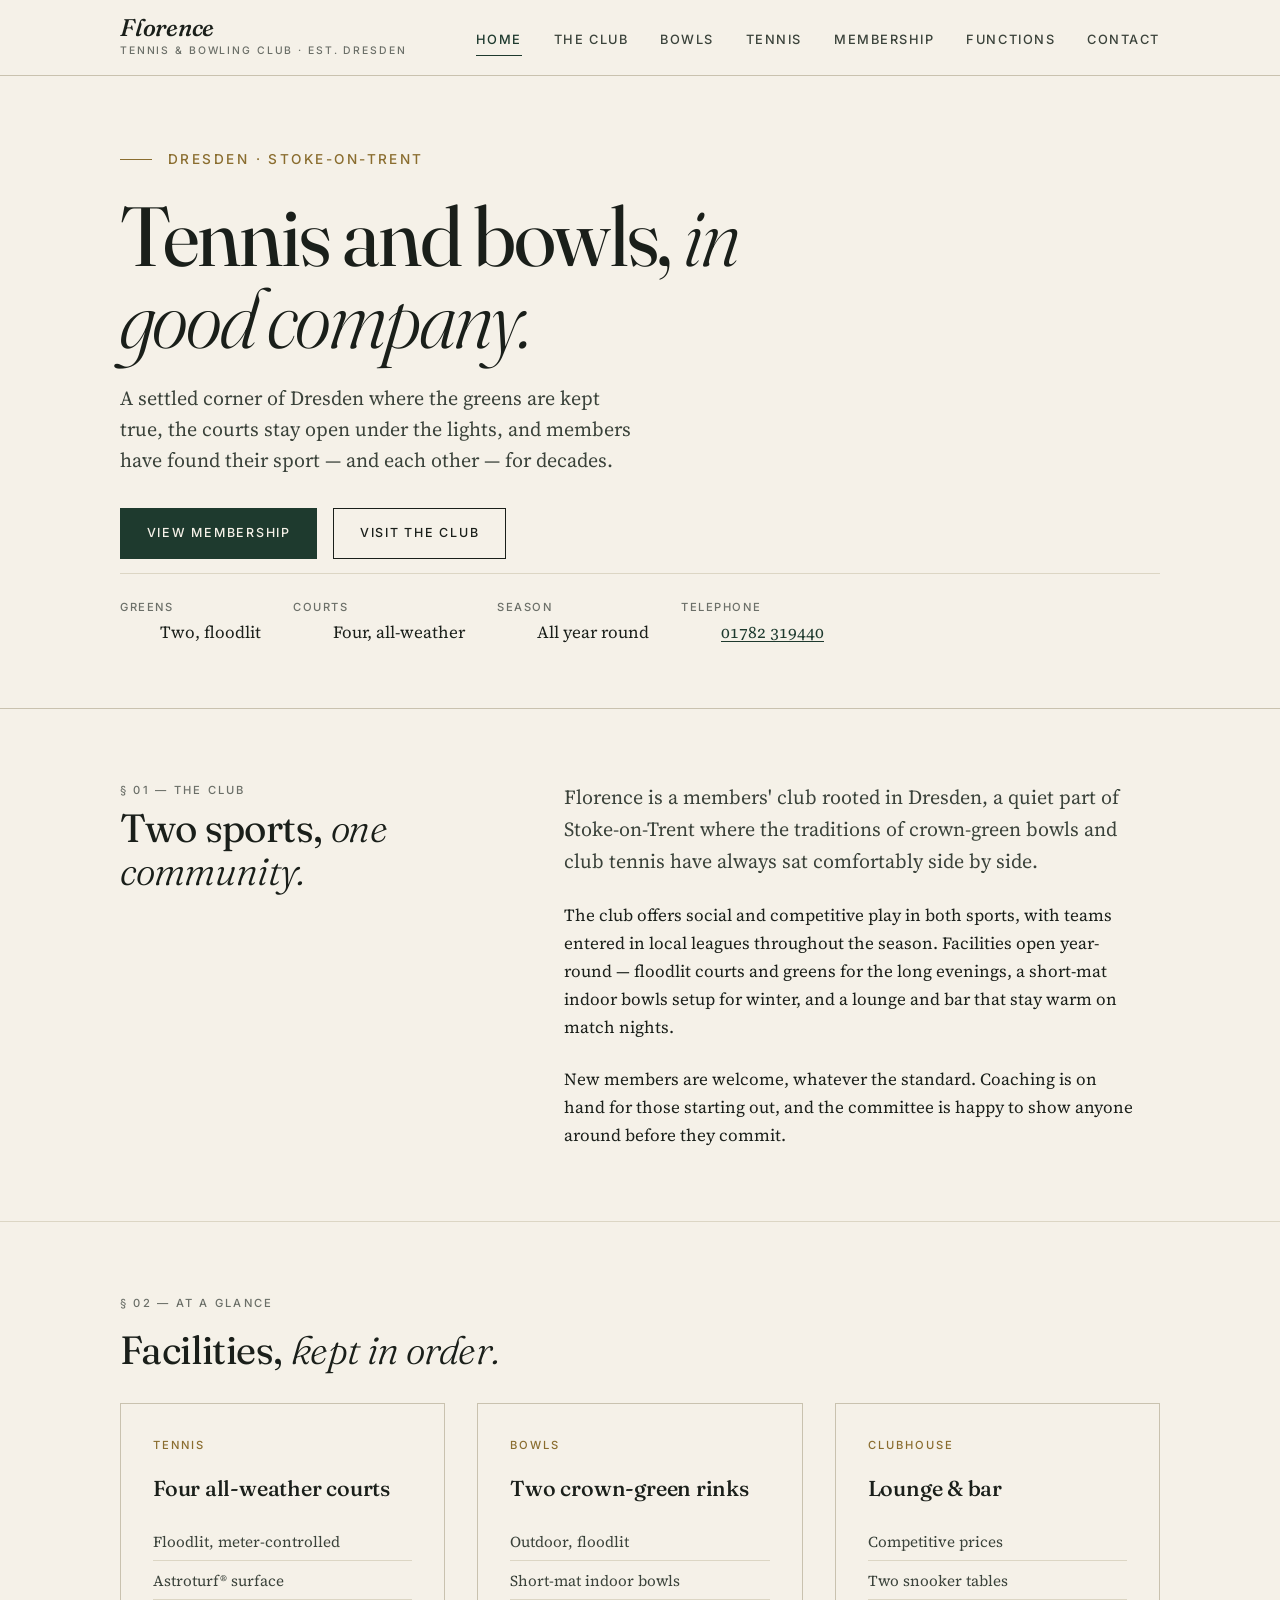
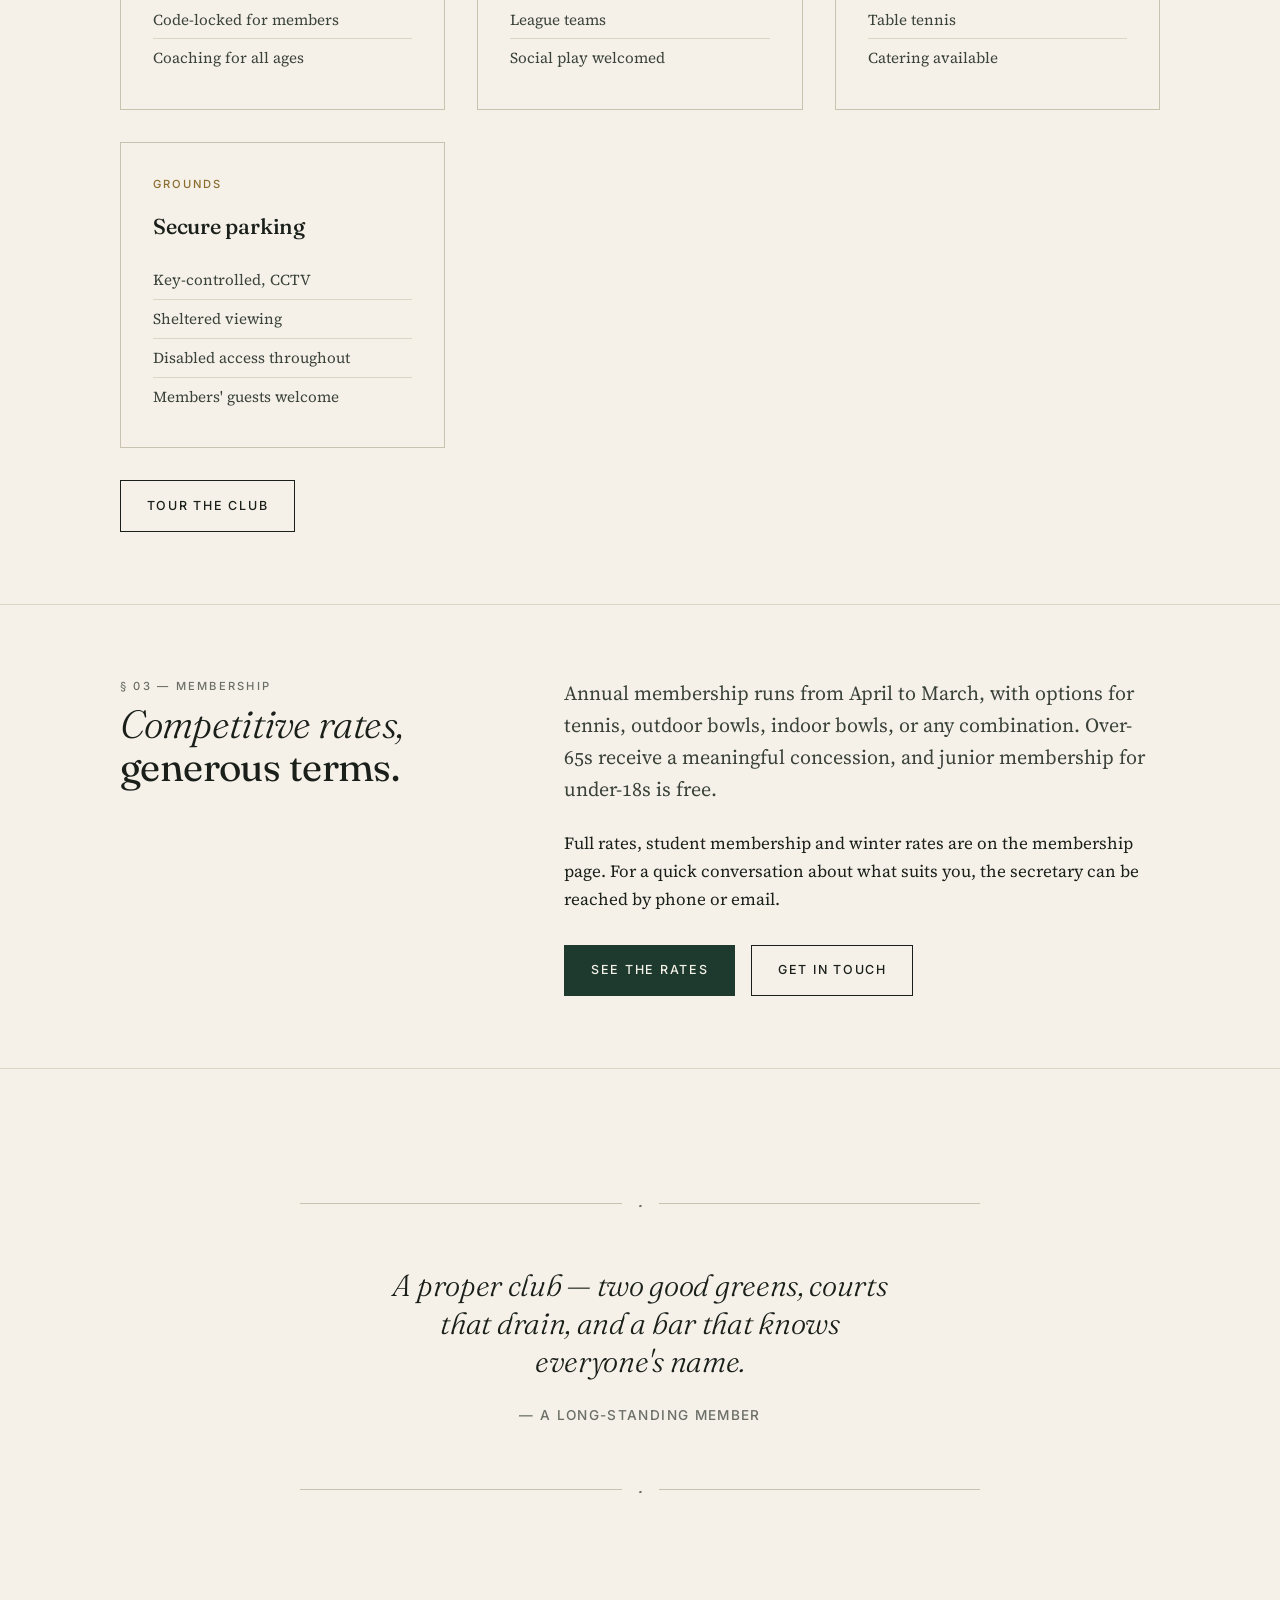
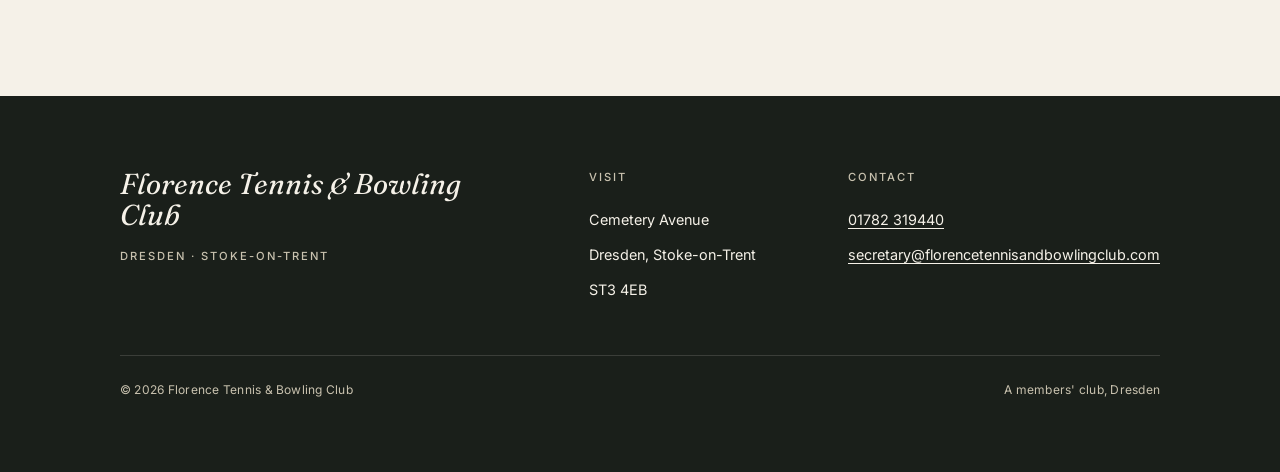
<file: index.html>
<!DOCTYPE html>
<html lang="en-GB">
<head>
  <meta charset="UTF-8">
  <meta name="viewport" content="width=device-width, initial-scale=1">
  <title>Florence Tennis &amp; Bowling Club — Dresden, Stoke-on-Trent</title>
  <meta name="description" content="An established tennis and bowling club in Dresden, Stoke-on-Trent. All-year-round sport, floodlit courts and greens, function facilities, and competitive membership rates.">

  <!-- Open Graph -->
  <meta property="og:title" content="Florence Tennis &amp; Bowling Club">
  <meta property="og:description" content="An established tennis and bowling club in Dresden, Stoke-on-Trent. All-year-round sport and facilities.">
  <meta property="og:type" content="website">
  <meta property="og:locale" content="en_GB">

  <!-- Fonts -->
  <link rel="preconnect" href="https://fonts.googleapis.com">
  <link rel="preconnect" href="https://fonts.gstatic.com" crossorigin>
  <link href="https://fonts.googleapis.com/css2?family=Fraunces:ital,opsz,wght@0,9..144,300..600;1,9..144,300..500&family=Source+Serif+4:ital,opsz,wght@0,8..60,400..600;1,8..60,400..500&family=Inter:wght@400;500;600&display=swap" rel="stylesheet">

  <link rel="stylesheet" href="styles.css">
</head>
<body>
  <a class="skip" href="#main">Skip to content</a>

  <!-- Masthead -->
  <header class="masthead">
    <div class="wrap masthead-inner">
      <a class="brand" href="index.html" aria-label="Florence Tennis and Bowling Club, home">
        <span class="brand-mark">Florence</span>
        <span class="brand-sub">Tennis &amp; Bowling Club · Est. Dresden</span>
      </a>
      <nav class="nav-primary" aria-label="Primary">
        <ul>
          <li><a href="index.html" aria-current="page">Home</a></li>
          <li><a href="club.html">The Club</a></li>
          <li><a href="bowls.html">Bowls</a></li>
          <li><a href="tennis.html">Tennis</a></li>
          <li><a href="membership.html">Membership</a></li>
          <li><a href="functions.html">Functions</a></li>
          <li><a href="contact.html">Contact</a></li>
        </ul>
      </nav>
      <button class="burger" type="button" aria-label="Open menu" aria-expanded="false" aria-controls="drawer" id="burger-btn">
        <span class="burger-lines"><span></span><span></span><span></span></span>
      </button>
    </div>
    <div class="drawer" id="drawer" data-open="false">
      <ul>
        <li><a href="index.html" aria-current="page">Home</a></li>
        <li><a href="club.html">The Club</a></li>
        <li><a href="bowls.html">Bowls</a></li>
        <li><a href="tennis.html">Tennis</a></li>
        <li><a href="membership.html">Membership</a></li>
        <li><a href="functions.html">Functions</a></li>
        <li><a href="contact.html">Contact</a></li>
      </ul>
    </div>
  </header>

  <main id="main">

    <!-- Hero -->
    <section class="hero">
      <div class="wrap">
        <p class="hero-eyebrow">Dresden · Stoke-on-Trent</p>
        <h1 class="hero-title">Tennis and bowls, <em>in good company.</em></h1>
        <p class="hero-lead">
          A settled corner of Dresden where the greens are kept true, the courts stay open under
          the lights, and members have found their sport — and each other — for decades.
        </p>

        <div class="btn-row">
          <a class="btn btn--solid" href="membership.html">View membership</a>
          <a class="btn" href="contact.html">Visit the club</a>
        </div>

        <dl class="hero-meta">
          <div class="hero-meta-item">
            <dt class="hero-meta-label">Greens</dt>
            <dd class="hero-meta-value">Two, floodlit</dd>
          </div>
          <div class="hero-meta-item">
            <dt class="hero-meta-label">Courts</dt>
            <dd class="hero-meta-value">Four, all-weather</dd>
          </div>
          <div class="hero-meta-item">
            <dt class="hero-meta-label">Season</dt>
            <dd class="hero-meta-value">All year round</dd>
          </div>
          <div class="hero-meta-item">
            <dt class="hero-meta-label">Telephone</dt>
            <dd class="hero-meta-value"><a href="tel:+441782319440">01782 319440</a></dd>
          </div>
        </dl>
      </div>
    </section>

    <!-- Intro / what we offer -->
    <section class="section">
      <div class="wrap">
        <div class="two-col">
          <aside class="col-aside">
            <p class="section-eyebrow">§ 01 — The Club</p>
            <h2 class="section-title">Two sports, <em>one community.</em></h2>
          </aside>
          <div class="prose">
            <p class="section-lead">
              Florence is a members' club rooted in Dresden, a quiet part of Stoke-on-Trent where the
              traditions of crown-green bowls and club tennis have always sat comfortably side by side.
            </p>
            <p>
              The club offers social and competitive play in both sports, with teams entered in local
              leagues throughout the season. Facilities open year-round — floodlit courts and greens
              for the long evenings, a short-mat indoor bowls setup for winter, and a lounge and bar
              that stay warm on match nights.
            </p>
            <p>
              New members are welcome, whatever the standard. Coaching is on hand for those starting
              out, and the committee is happy to show anyone around before they commit.
            </p>
          </div>
        </div>
      </div>
    </section>

    <!-- Facilities at a glance -->
    <section class="section">
      <div class="wrap">
        <p class="section-eyebrow">§ 02 — At a glance</p>
        <h2 class="section-title">Facilities, <em>kept in order.</em></h2>

        <div class="facility-grid mt-4">
          <article class="facility">
            <p class="facility-label">Tennis</p>
            <h3>Four all-weather courts</h3>
            <ul>
              <li>Floodlit, meter-controlled</li>
              <li>Astroturf® surface</li>
              <li>Code-locked for members</li>
              <li>Coaching for all ages</li>
            </ul>
          </article>
          <article class="facility">
            <p class="facility-label">Bowls</p>
            <h3>Two crown-green rinks</h3>
            <ul>
              <li>Outdoor, floodlit</li>
              <li>Short-mat indoor bowls</li>
              <li>League teams</li>
              <li>Social play welcomed</li>
            </ul>
          </article>
          <article class="facility">
            <p class="facility-label">Clubhouse</p>
            <h3>Lounge &amp; bar</h3>
            <ul>
              <li>Competitive prices</li>
              <li>Two snooker tables</li>
              <li>Table tennis</li>
              <li>Catering available</li>
            </ul>
          </article>
          <article class="facility">
            <p class="facility-label">Grounds</p>
            <h3>Secure parking</h3>
            <ul>
              <li>Key-controlled, CCTV</li>
              <li>Sheltered viewing</li>
              <li>Disabled access throughout</li>
              <li>Members' guests welcome</li>
            </ul>
          </article>
        </div>

        <div class="btn-row">
          <a class="btn" href="club.html">Tour the club</a>
        </div>
      </div>
    </section>

    <!-- Membership signpost -->
    <section class="section">
      <div class="wrap">
        <div class="two-col">
          <aside class="col-aside">
            <p class="section-eyebrow">§ 03 — Membership</p>
            <h2 class="section-title"><em>Competitive rates,</em> generous terms.</h2>
          </aside>
          <div class="prose">
            <p class="section-lead">
              Annual membership runs from April to March, with options for tennis, outdoor bowls,
              indoor bowls, or any combination. Over-65s receive a meaningful concession, and junior
              membership for under-18s is free.
            </p>

            <p>
              Full rates, student membership and winter rates are on the membership page. For a quick
              conversation about what suits you, the secretary can be reached by phone or email.
            </p>

            <div class="btn-row">
              <a class="btn btn--solid" href="membership.html">See the rates</a>
              <a class="btn" href="contact.html">Get in touch</a>
            </div>
          </div>
        </div>
      </div>
    </section>

    <!-- Testimonial / pull -->
    <section class="section">
      <div class="wrap-narrow" style="text-align: center;">
        <div class="divider-mark"><span class="divider-mark-sym">·</span></div>
        <blockquote class="pull" style="margin-inline: auto;">
          A proper club — two good greens, courts that drain, and a bar that knows everyone's name.
        </blockquote>
        <span class="pull-attr">— A long-standing member</span>
        <div class="divider-mark"><span class="divider-mark-sym">·</span></div>
      </div>
    </section>

  </main>

  <!-- Footer -->
  <footer class="foot">
    <div class="wrap">
      <div class="foot-grid">
        <div>
          <p class="foot-brand">Florence Tennis <em>&amp;</em> Bowling Club</p>
          <p class="foot-sub">Dresden · Stoke-on-Trent</p>
        </div>
        <div>
          <h4>Visit</h4>
          <ul>
            <li>Cemetery Avenue</li>
            <li>Dresden, Stoke-on-Trent</li>
            <li>ST3 4EB</li>
          </ul>
        </div>
        <div>
          <h4>Contact</h4>
          <ul>
            <li><a href="tel:+441782319440">01782 319440</a></li>
            <li><a href="mailto:secretary@florencetennisandbowlingclub.com">secretary@florencetennisandbowlingclub.com</a></li>
          </ul>
        </div>
      </div>
      <div class="foot-bottom">
        <span>© 2026 Florence Tennis &amp; Bowling Club</span>
        <span>A members' club, Dresden</span>
      </div>
    </div>
  </footer>

  <script>
    // Mobile drawer toggle
    (function() {
      const btn = document.getElementById('burger-btn');
      const drawer = document.getElementById('drawer');
      if (!btn || !drawer) return;
      btn.addEventListener('click', function() {
        const open = drawer.getAttribute('data-open') === 'true';
        drawer.setAttribute('data-open', String(!open));
        btn.setAttribute('aria-expanded', String(!open));
        btn.setAttribute('aria-label', open ? 'Open menu' : 'Close menu');
      });
    })();
  </script>
</body>
</html>
</file>
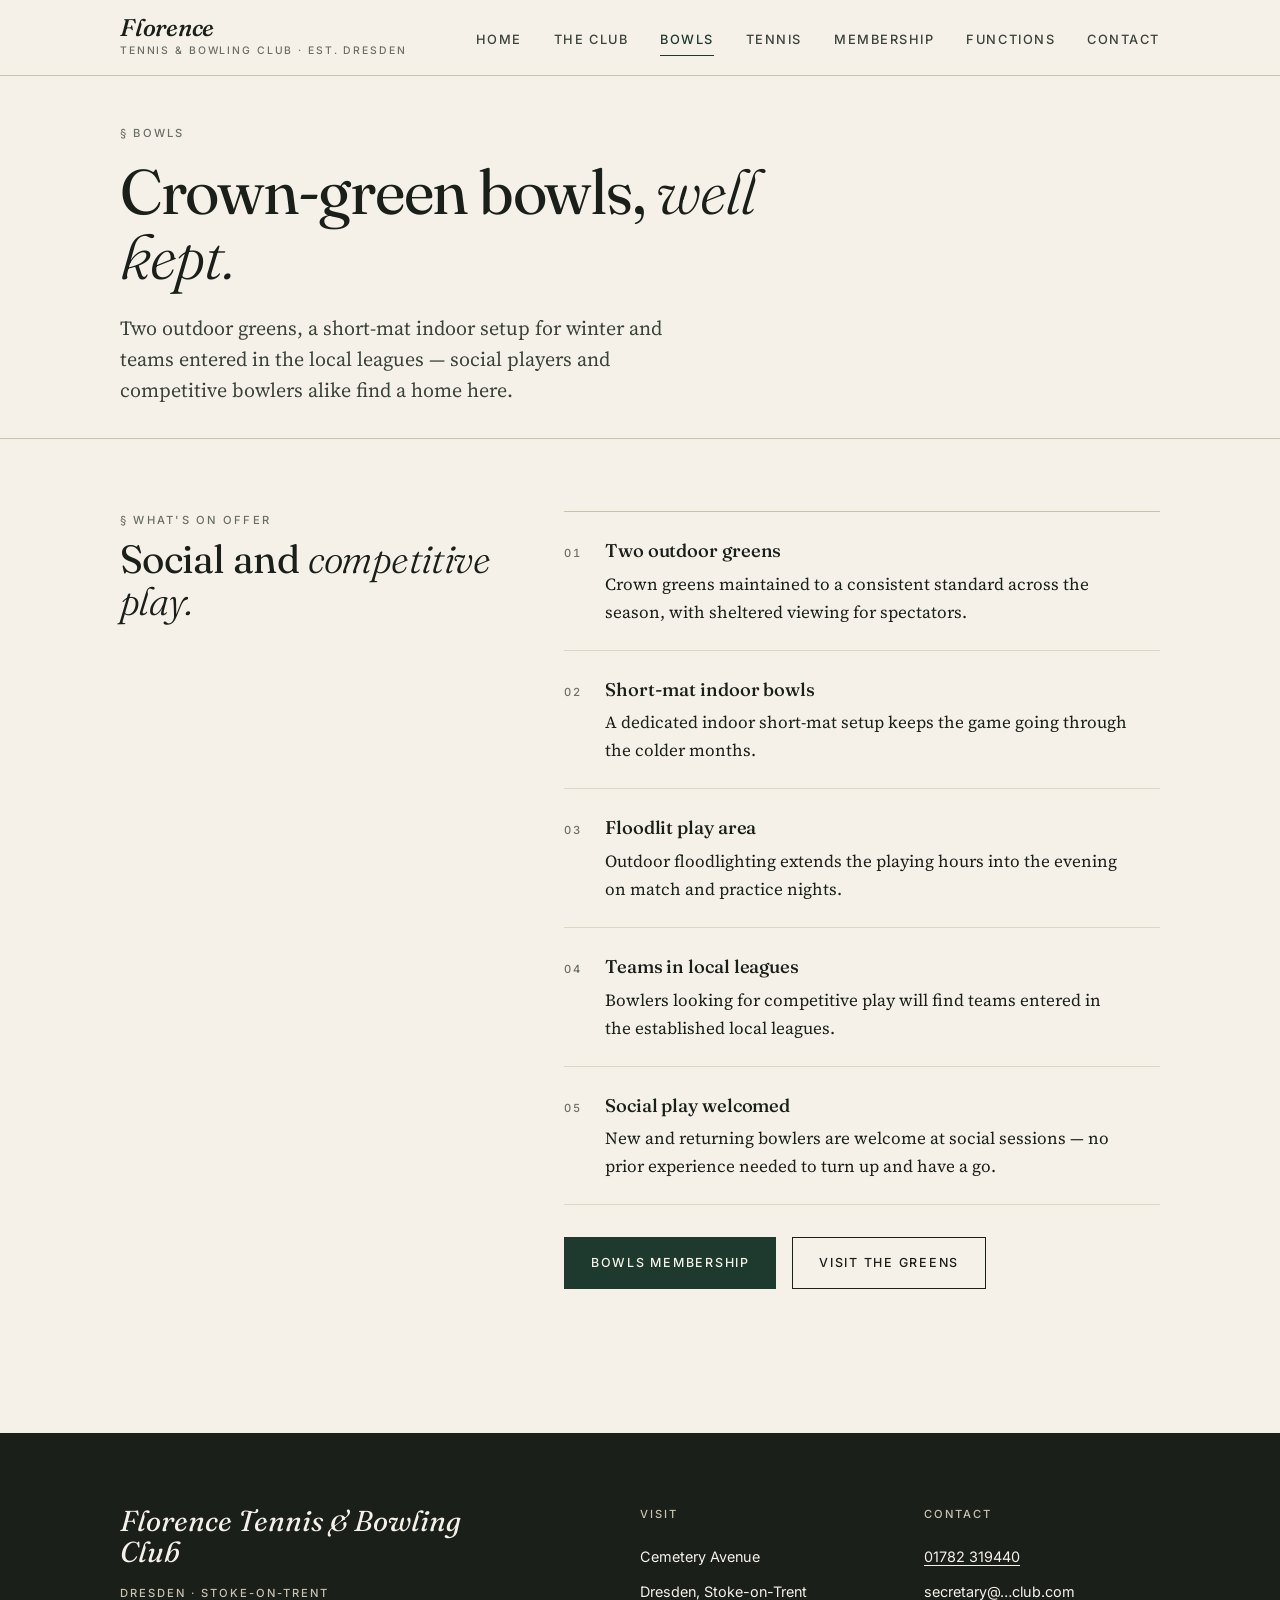
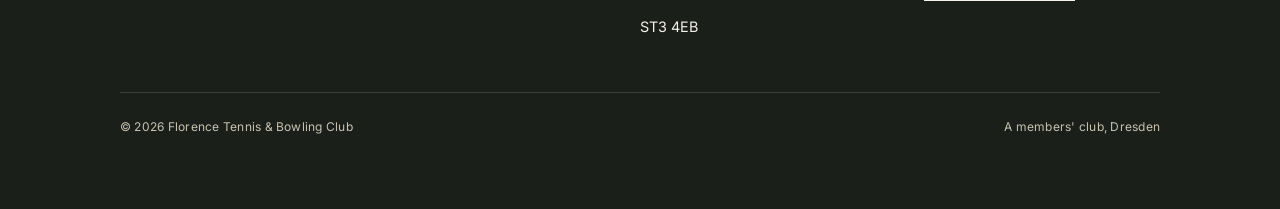
<file: bowls.html>
<!DOCTYPE html>
<html lang="en-GB">
<head>
  <meta charset="UTF-8">
  <meta name="viewport" content="width=device-width, initial-scale=1">
  <title>Bowls — Florence Tennis &amp; Bowling Club</title>
  <meta name="description" content="Crown-green bowling at Florence Tennis and Bowling Club, Dresden. Two outdoor greens, short-mat indoor bowls, floodlit play and teams in local leagues.">
  <meta property="og:title" content="Bowls — Florence Tennis &amp; Bowling Club">
  <meta property="og:description" content="Crown-green bowls, short-mat indoor bowls, floodlit rinks and league teams at Florence, Dresden.">
  <meta property="og:type" content="website">
  <meta property="og:locale" content="en_GB">
  <link rel="preconnect" href="https://fonts.googleapis.com">
  <link rel="preconnect" href="https://fonts.gstatic.com" crossorigin>
  <link href="https://fonts.googleapis.com/css2?family=Fraunces:ital,opsz,wght@0,9..144,300..600;1,9..144,300..500&family=Source+Serif+4:ital,opsz,wght@0,8..60,400..600;1,8..60,400..500&family=Inter:wght@400;500;600&display=swap" rel="stylesheet">
  <link rel="stylesheet" href="styles.css">
</head>
<body>
  <a class="skip" href="#main">Skip to content</a>

  <header class="masthead">
    <div class="wrap masthead-inner">
      <a class="brand" href="index.html" aria-label="Florence Tennis and Bowling Club, home">
        <span class="brand-mark">Florence</span>
        <span class="brand-sub">Tennis &amp; Bowling Club · Est. Dresden</span>
      </a>
      <nav class="nav-primary" aria-label="Primary">
        <ul>
          <li><a href="index.html">Home</a></li>
          <li><a href="club.html">The Club</a></li>
          <li><a href="bowls.html" aria-current="page">Bowls</a></li>
          <li><a href="tennis.html">Tennis</a></li>
          <li><a href="membership.html">Membership</a></li>
          <li><a href="functions.html">Functions</a></li>
          <li><a href="contact.html">Contact</a></li>
        </ul>
      </nav>
      <button class="burger" type="button" aria-label="Open menu" aria-expanded="false" aria-controls="drawer" id="burger-btn">
        <span class="burger-lines"><span></span><span></span><span></span></span>
      </button>
    </div>
    <div class="drawer" id="drawer" data-open="false">
      <ul>
        <li><a href="index.html">Home</a></li>
        <li><a href="club.html">The Club</a></li>
        <li><a href="bowls.html" aria-current="page">Bowls</a></li>
        <li><a href="tennis.html">Tennis</a></li>
        <li><a href="membership.html">Membership</a></li>
        <li><a href="functions.html">Functions</a></li>
        <li><a href="contact.html">Contact</a></li>
      </ul>
    </div>
  </header>

  <main id="main">

    <section class="page-head">
      <div class="wrap">
        <p class="section-eyebrow">§ Bowls</p>
        <h1 class="page-head-title">Crown-green bowls, <em>well kept.</em></h1>
        <p class="page-head-lead">
          Two outdoor greens, a short-mat indoor setup for winter and teams entered in the
          local leagues — social players and competitive bowlers alike find a home here.
        </p>
      </div>
    </section>

    <section class="section">
      <div class="wrap">
        <div class="two-col">
          <aside class="col-aside">
            <p class="section-eyebrow">§ What's on offer</p>
            <h2 class="section-title">Social and <em>competitive play.</em></h2>
          </aside>
          <div>
            <ol class="feature-list">
              <li>
                <span class="feature-num">01</span>
                <div class="feature-body">
                  <h3 class="feature-title">Two outdoor greens</h3>
                  <p>Crown greens maintained to a consistent standard across the season, with sheltered viewing for spectators.</p>
                </div>
              </li>
              <li>
                <span class="feature-num">02</span>
                <div class="feature-body">
                  <h3 class="feature-title">Short-mat indoor bowls</h3>
                  <p>A dedicated indoor short-mat setup keeps the game going through the colder months.</p>
                </div>
              </li>
              <li>
                <span class="feature-num">03</span>
                <div class="feature-body">
                  <h3 class="feature-title">Floodlit play area</h3>
                  <p>Outdoor floodlighting extends the playing hours into the evening on match and practice nights.</p>
                </div>
              </li>
              <li>
                <span class="feature-num">04</span>
                <div class="feature-body">
                  <h3 class="feature-title">Teams in local leagues</h3>
                  <p>Bowlers looking for competitive play will find teams entered in the established local leagues.</p>
                </div>
              </li>
              <li>
                <span class="feature-num">05</span>
                <div class="feature-body">
                  <h3 class="feature-title">Social play welcomed</h3>
                  <p>New and returning bowlers are welcome at social sessions — no prior experience needed to turn up and have a go.</p>
                </div>
              </li>
            </ol>

            <div class="btn-row">
              <a class="btn btn--solid" href="membership.html">Bowls membership</a>
              <a class="btn" href="contact.html">Visit the greens</a>
            </div>
          </div>
        </div>
      </div>
    </section>

  </main>

  <footer class="foot">
    <div class="wrap">
      <div class="foot-grid">
        <div>
          <p class="foot-brand">Florence Tennis <em>&amp;</em> Bowling Club</p>
          <p class="foot-sub">Dresden · Stoke-on-Trent</p>
        </div>
        <div>
          <h4>Visit</h4>
          <ul>
            <li>Cemetery Avenue</li>
            <li>Dresden, Stoke-on-Trent</li>
            <li>ST3 4EB</li>
          </ul>
        </div>
        <div>
          <h4>Contact</h4>
          <ul>
            <li><a href="tel:+441782319440">01782 319440</a></li>
            <li><a href="mailto:secretary@florencetennisandbowlingclub.com">secretary@…club.com</a></li>
          </ul>
        </div>
      </div>
      <div class="foot-bottom">
        <span>© 2026 Florence Tennis &amp; Bowling Club</span>
        <span>A members' club, Dresden</span>
      </div>
    </div>
  </footer>

  <script>
    (function() {
      const btn = document.getElementById('burger-btn');
      const drawer = document.getElementById('drawer');
      if (!btn || !drawer) return;
      btn.addEventListener('click', function() {
        const open = drawer.getAttribute('data-open') === 'true';
        drawer.setAttribute('data-open', String(!open));
        btn.setAttribute('aria-expanded', String(!open));
        btn.setAttribute('aria-label', open ? 'Open menu' : 'Close menu');
      });
    })();
  </script>
</body>
</html>
</file>
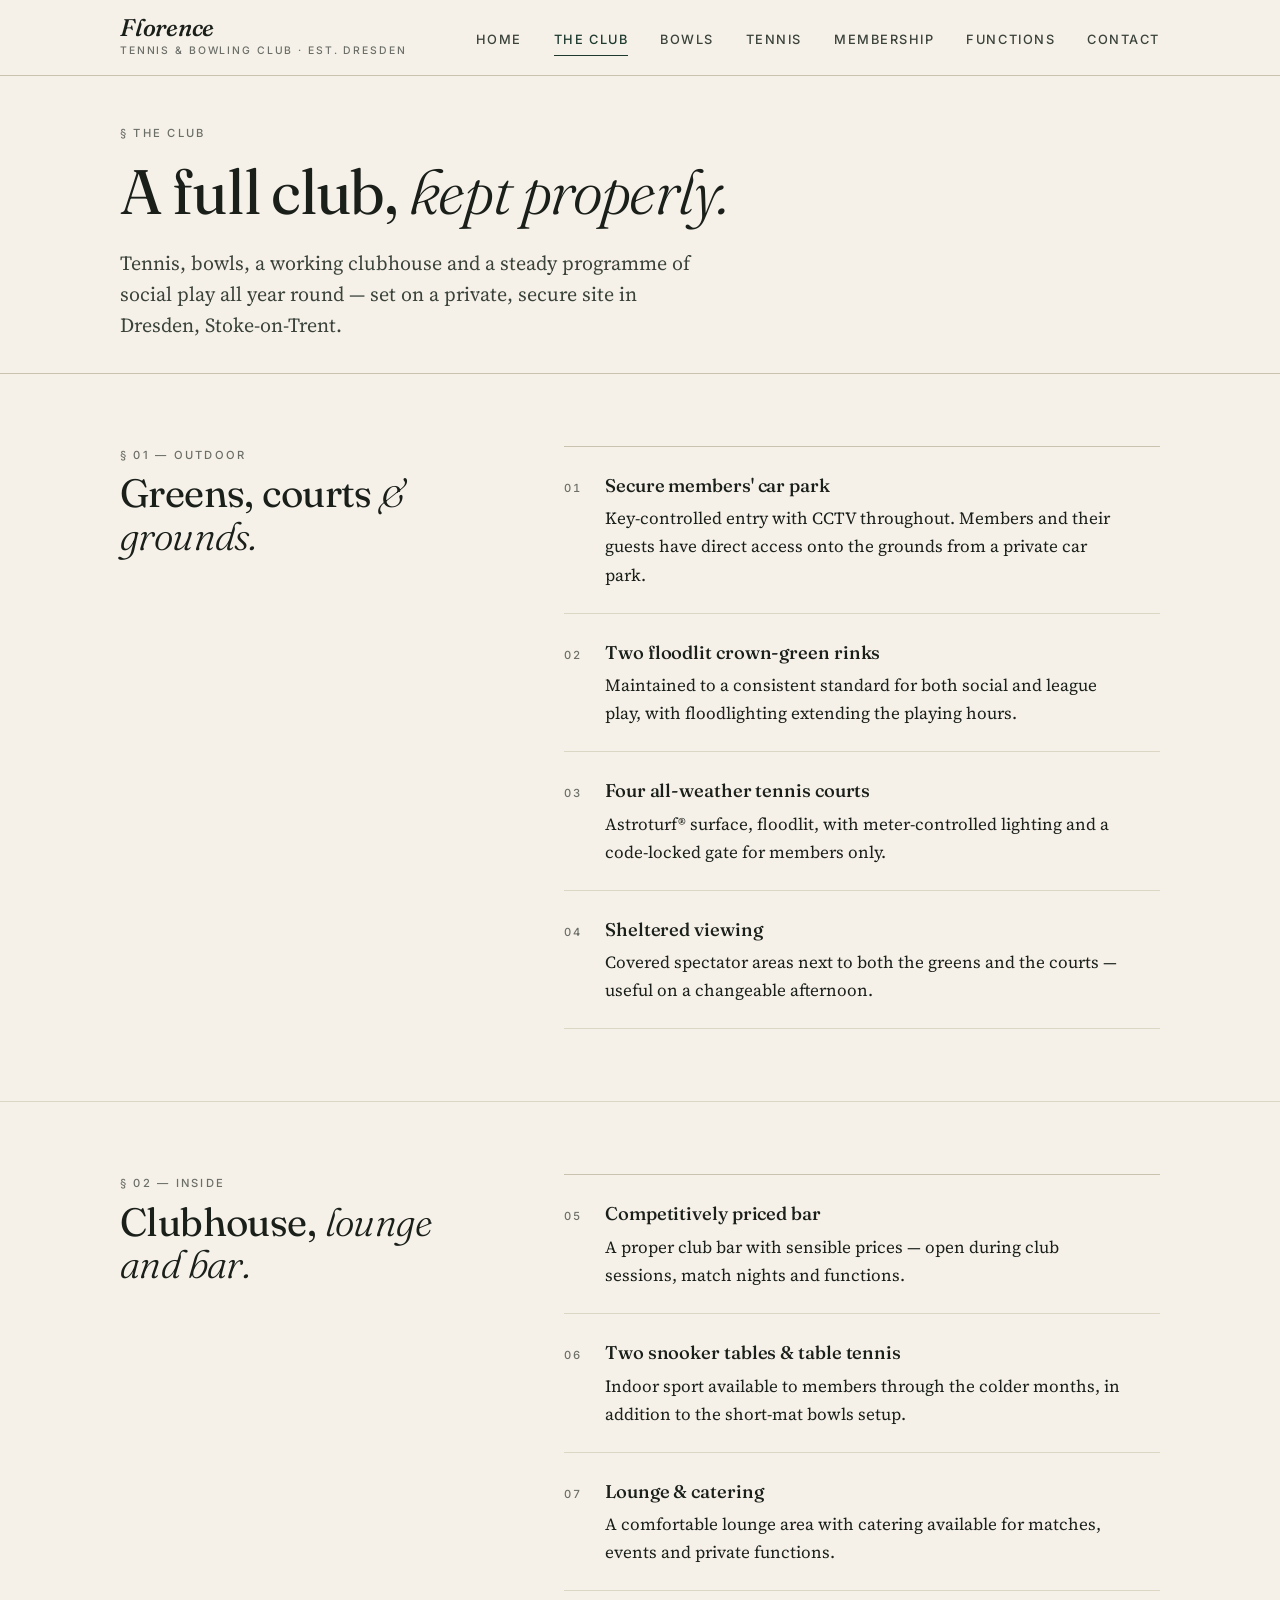
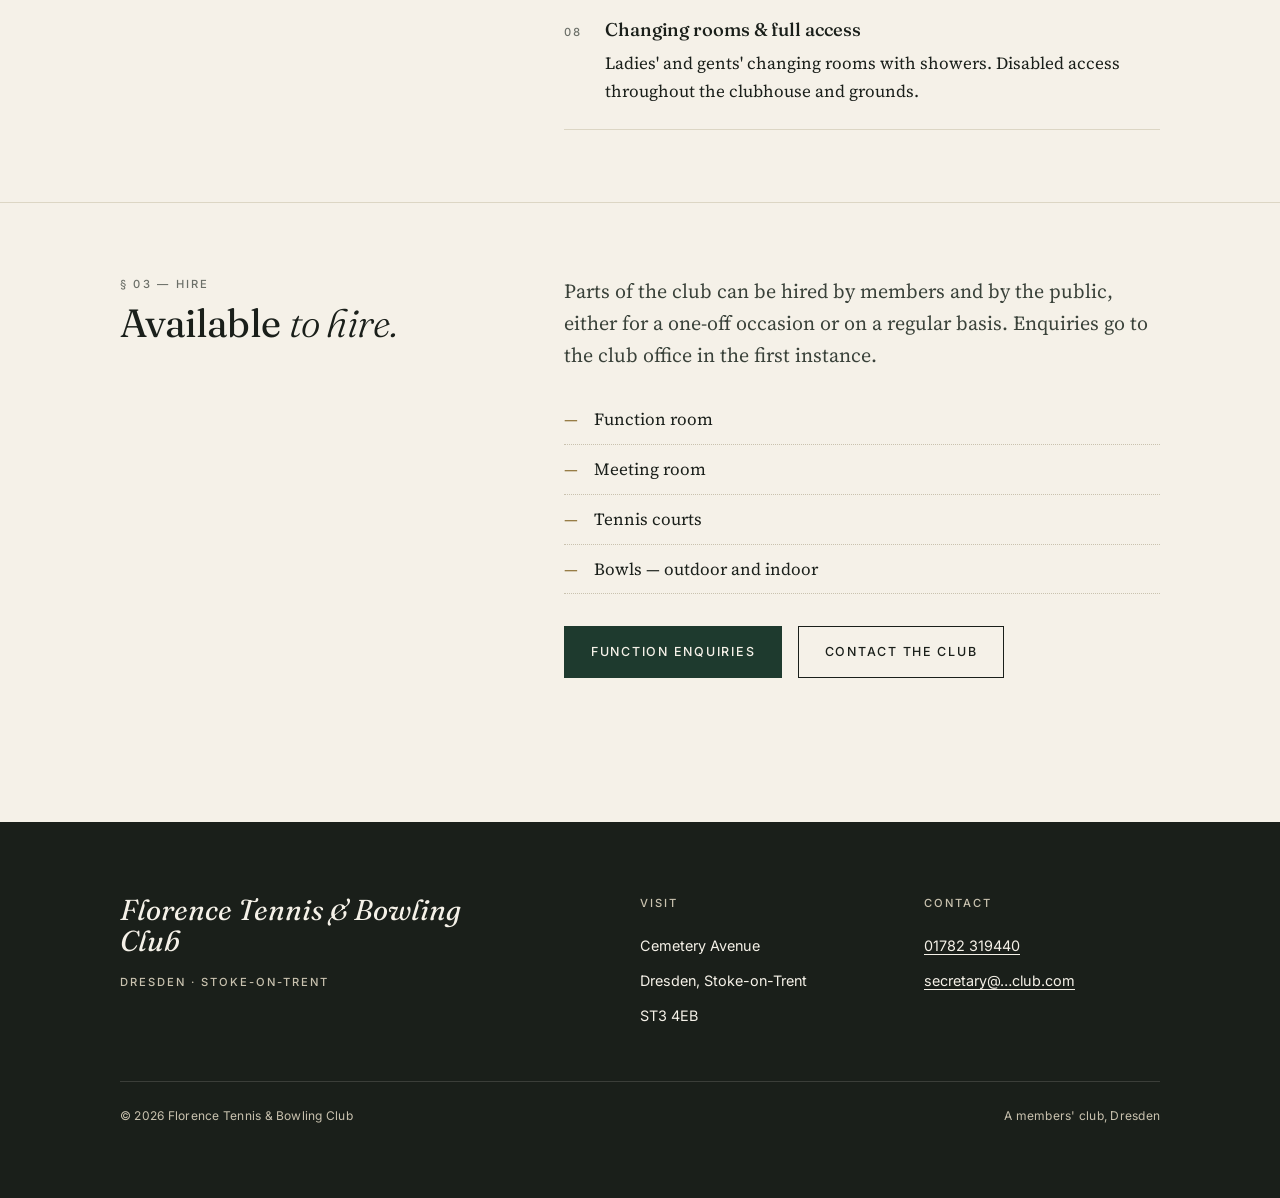
<file: club.html>
<!DOCTYPE html>
<html lang="en-GB">
<head>
  <meta charset="UTF-8">
  <meta name="viewport" content="width=device-width, initial-scale=1">
  <title>The Club — Florence Tennis &amp; Bowling Club</title>
  <meta name="description" content="Facilities at Florence Tennis and Bowling Club, Dresden: crown-green bowling, all-weather tennis courts, lounge, bar, function room and more.">
  <meta property="og:title" content="The Club — Florence Tennis &amp; Bowling Club">
  <meta property="og:description" content="Facilities at Florence: crown-green bowling, tennis, clubhouse, function room.">
  <meta property="og:type" content="website">
  <meta property="og:locale" content="en_GB">
  <link rel="preconnect" href="https://fonts.googleapis.com">
  <link rel="preconnect" href="https://fonts.gstatic.com" crossorigin>
  <link href="https://fonts.googleapis.com/css2?family=Fraunces:ital,opsz,wght@0,9..144,300..600;1,9..144,300..500&family=Source+Serif+4:ital,opsz,wght@0,8..60,400..600;1,8..60,400..500&family=Inter:wght@400;500;600&display=swap" rel="stylesheet">
  <link rel="stylesheet" href="styles.css">
</head>
<body>
  <a class="skip" href="#main">Skip to content</a>

  <header class="masthead">
    <div class="wrap masthead-inner">
      <a class="brand" href="index.html" aria-label="Florence Tennis and Bowling Club, home">
        <span class="brand-mark">Florence</span>
        <span class="brand-sub">Tennis &amp; Bowling Club · Est. Dresden</span>
      </a>
      <nav class="nav-primary" aria-label="Primary">
        <ul>
          <li><a href="index.html">Home</a></li>
          <li><a href="club.html" aria-current="page">The Club</a></li>
          <li><a href="bowls.html">Bowls</a></li>
          <li><a href="tennis.html">Tennis</a></li>
          <li><a href="membership.html">Membership</a></li>
          <li><a href="functions.html">Functions</a></li>
          <li><a href="contact.html">Contact</a></li>
        </ul>
      </nav>
      <button class="burger" type="button" aria-label="Open menu" aria-expanded="false" aria-controls="drawer" id="burger-btn">
        <span class="burger-lines"><span></span><span></span><span></span></span>
      </button>
    </div>
    <div class="drawer" id="drawer" data-open="false">
      <ul>
        <li><a href="index.html">Home</a></li>
        <li><a href="club.html" aria-current="page">The Club</a></li>
        <li><a href="bowls.html">Bowls</a></li>
        <li><a href="tennis.html">Tennis</a></li>
        <li><a href="membership.html">Membership</a></li>
        <li><a href="functions.html">Functions</a></li>
        <li><a href="contact.html">Contact</a></li>
      </ul>
    </div>
  </header>

  <main id="main">

    <section class="page-head">
      <div class="wrap">
        <p class="section-eyebrow">§ The Club</p>
        <h1 class="page-head-title">A full club, <em>kept properly.</em></h1>
        <p class="page-head-lead">
          Tennis, bowls, a working clubhouse and a steady programme of social play all year round —
          set on a private, secure site in Dresden, Stoke-on-Trent.
        </p>
      </div>
    </section>

    <section class="section">
      <div class="wrap">
        <div class="two-col">
          <aside class="col-aside">
            <p class="section-eyebrow">§ 01 — Outdoor</p>
            <h2 class="section-title">Greens, courts <em>&amp; grounds.</em></h2>
          </aside>
          <div>
            <ol class="feature-list">
              <li>
                <span class="feature-num">01</span>
                <div class="feature-body">
                  <h3 class="feature-title">Secure members' car park</h3>
                  <p>Key-controlled entry with CCTV throughout. Members and their guests have direct access onto the grounds from a private car park.</p>
                </div>
              </li>
              <li>
                <span class="feature-num">02</span>
                <div class="feature-body">
                  <h3 class="feature-title">Two floodlit crown-green rinks</h3>
                  <p>Maintained to a consistent standard for both social and league play, with floodlighting extending the playing hours.</p>
                </div>
              </li>
              <li>
                <span class="feature-num">03</span>
                <div class="feature-body">
                  <h3 class="feature-title">Four all-weather tennis courts</h3>
                  <p>Astroturf® surface, floodlit, with meter-controlled lighting and a code-locked gate for members only.</p>
                </div>
              </li>
              <li>
                <span class="feature-num">04</span>
                <div class="feature-body">
                  <h3 class="feature-title">Sheltered viewing</h3>
                  <p>Covered spectator areas next to both the greens and the courts — useful on a changeable afternoon.</p>
                </div>
              </li>
            </ol>
          </div>
        </div>
      </div>
    </section>

    <section class="section">
      <div class="wrap">
        <div class="two-col">
          <aside class="col-aside">
            <p class="section-eyebrow">§ 02 — Inside</p>
            <h2 class="section-title">Clubhouse, <em>lounge and bar.</em></h2>
          </aside>
          <div>
            <ol class="feature-list">
              <li>
                <span class="feature-num">05</span>
                <div class="feature-body">
                  <h3 class="feature-title">Competitively priced bar</h3>
                  <p>A proper club bar with sensible prices — open during club sessions, match nights and functions.</p>
                </div>
              </li>
              <li>
                <span class="feature-num">06</span>
                <div class="feature-body">
                  <h3 class="feature-title">Two snooker tables &amp; table tennis</h3>
                  <p>Indoor sport available to members through the colder months, in addition to the short-mat bowls setup.</p>
                </div>
              </li>
              <li>
                <span class="feature-num">07</span>
                <div class="feature-body">
                  <h3 class="feature-title">Lounge &amp; catering</h3>
                  <p>A comfortable lounge area with catering available for matches, events and private functions.</p>
                </div>
              </li>
              <li>
                <span class="feature-num">08</span>
                <div class="feature-body">
                  <h3 class="feature-title">Changing rooms &amp; full access</h3>
                  <p>Ladies' and gents' changing rooms with showers. Disabled access throughout the clubhouse and grounds.</p>
                </div>
              </li>
            </ol>
          </div>
        </div>
      </div>
    </section>

    <section class="section">
      <div class="wrap">
        <div class="two-col">
          <aside class="col-aside">
            <p class="section-eyebrow">§ 03 — Hire</p>
            <h2 class="section-title">Available <em>to hire.</em></h2>
          </aside>
          <div class="prose">
            <p class="section-lead">
              Parts of the club can be hired by members and by the public, either for a one-off
              occasion or on a regular basis. Enquiries go to the club office in the first instance.
            </p>
            <ul class="dotted-list">
              <li>Function room</li>
              <li>Meeting room</li>
              <li>Tennis courts</li>
              <li>Bowls — outdoor and indoor</li>
            </ul>
            <div class="btn-row">
              <a class="btn btn--solid" href="functions.html">Function enquiries</a>
              <a class="btn" href="contact.html">Contact the club</a>
            </div>
          </div>
        </div>
      </div>
    </section>

  </main>

  <footer class="foot">
    <div class="wrap">
      <div class="foot-grid">
        <div>
          <p class="foot-brand">Florence Tennis <em>&amp;</em> Bowling Club</p>
          <p class="foot-sub">Dresden · Stoke-on-Trent</p>
        </div>
        <div>
          <h4>Visit</h4>
          <ul>
            <li>Cemetery Avenue</li>
            <li>Dresden, Stoke-on-Trent</li>
            <li>ST3 4EB</li>
          </ul>
        </div>
        <div>
          <h4>Contact</h4>
          <ul>
            <li><a href="tel:+441782319440">01782 319440</a></li>
            <li><a href="mailto:secretary@florencetennisandbowlingclub.com">secretary@…club.com</a></li>
          </ul>
        </div>
      </div>
      <div class="foot-bottom">
        <span>© 2026 Florence Tennis &amp; Bowling Club</span>
        <span>A members' club, Dresden</span>
      </div>
    </div>
  </footer>

  <script>
    (function() {
      const btn = document.getElementById('burger-btn');
      const drawer = document.getElementById('drawer');
      if (!btn || !drawer) return;
      btn.addEventListener('click', function() {
        const open = drawer.getAttribute('data-open') === 'true';
        drawer.setAttribute('data-open', String(!open));
        btn.setAttribute('aria-expanded', String(!open));
        btn.setAttribute('aria-label', open ? 'Open menu' : 'Close menu');
      });
    })();
  </script>
</body>
</html>
</file>
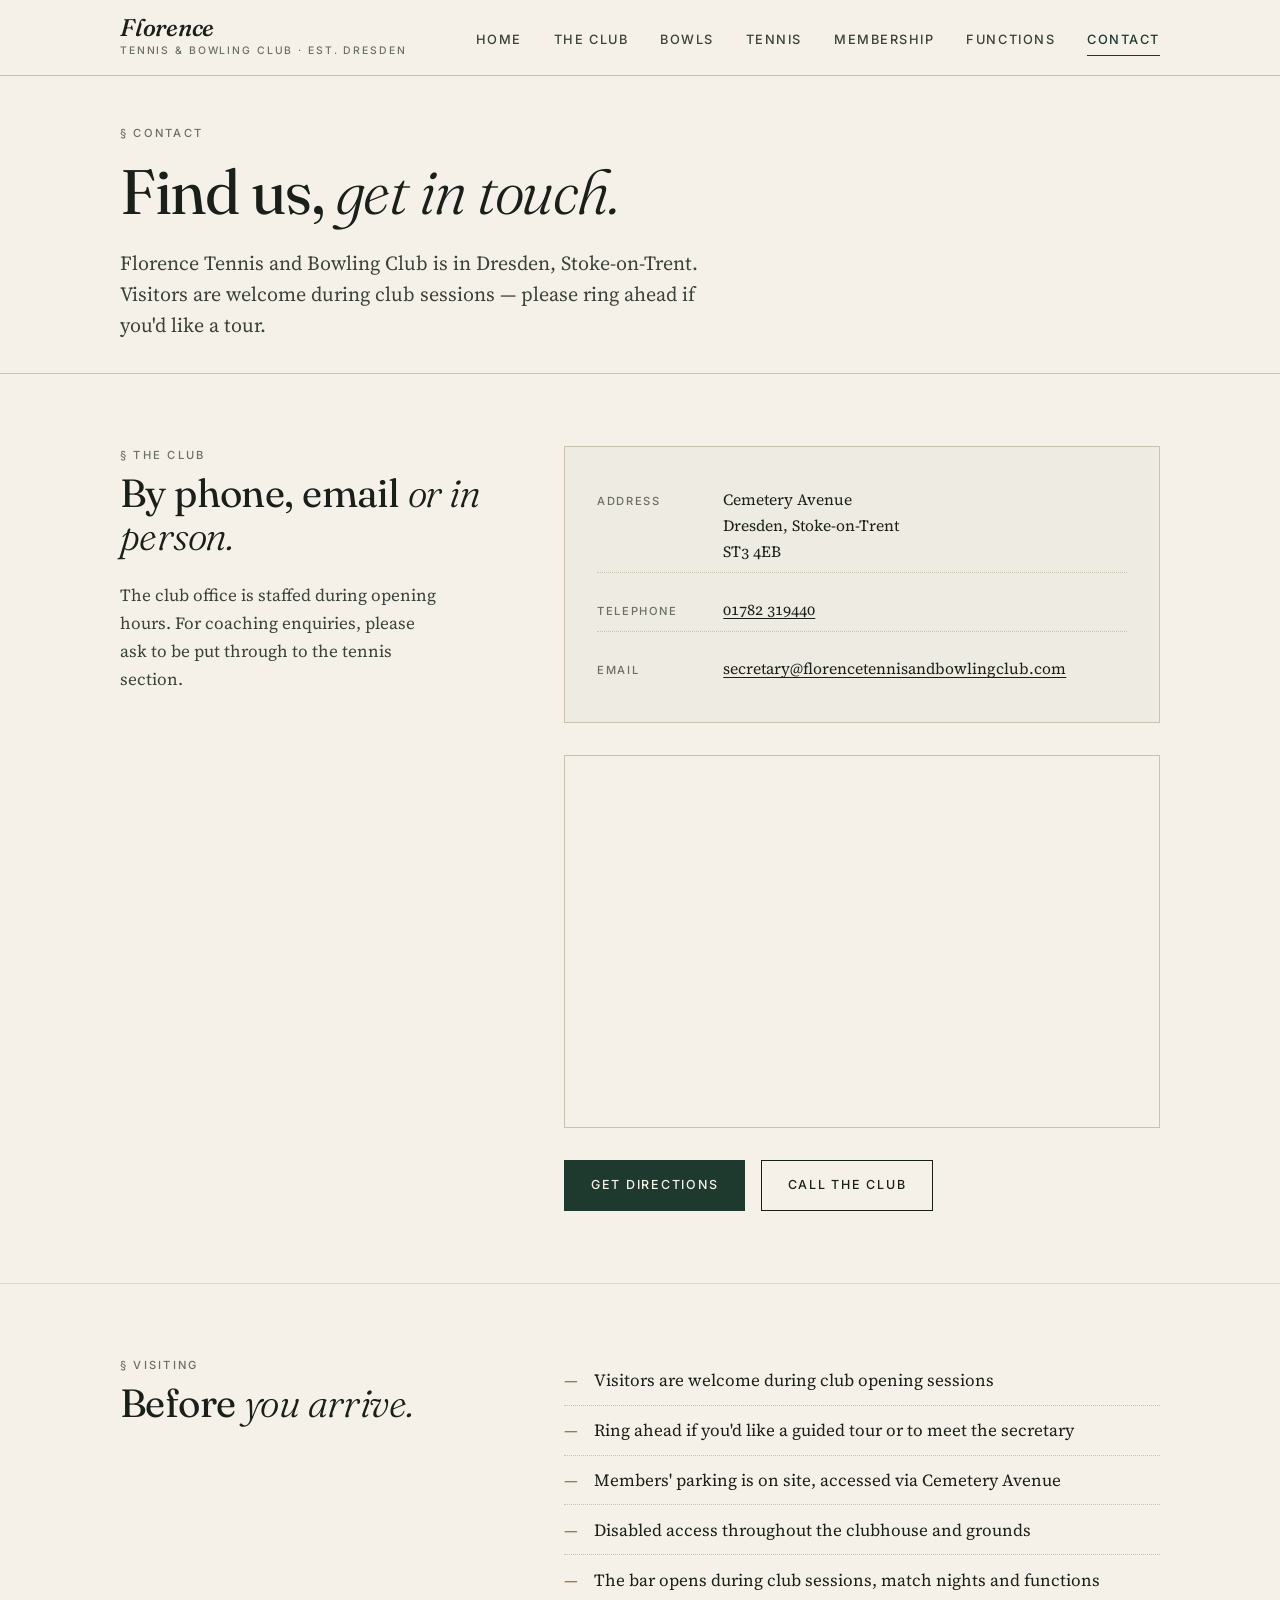
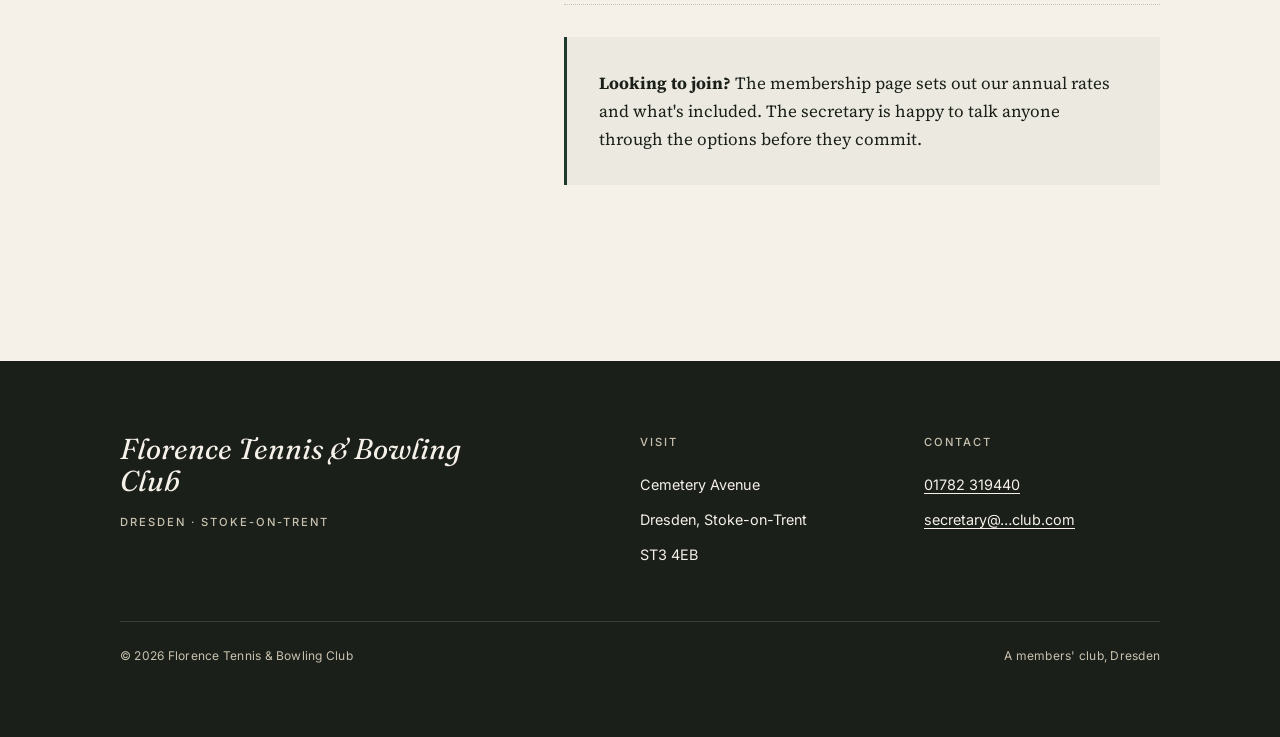
<file: contact.html>
<!DOCTYPE html>
<html lang="en-GB">
<head>
  <meta charset="UTF-8">
  <meta name="viewport" content="width=device-width, initial-scale=1">
  <title>Contact — Florence Tennis &amp; Bowling Club</title>
  <meta name="description" content="Find Florence Tennis and Bowling Club in Dresden, Stoke-on-Trent. Address, phone, email and directions.">
  <meta property="og:title" content="Contact — Florence Tennis &amp; Bowling Club">
  <meta property="og:description" content="Find Florence in Dresden, Stoke-on-Trent — address, phone, email and directions.">
  <meta property="og:type" content="website">
  <meta property="og:locale" content="en_GB">
  <link rel="preconnect" href="https://fonts.googleapis.com">
  <link rel="preconnect" href="https://fonts.gstatic.com" crossorigin>
  <link href="https://fonts.googleapis.com/css2?family=Fraunces:ital,opsz,wght@0,9..144,300..600;1,9..144,300..500&family=Source+Serif+4:ital,opsz,wght@0,8..60,400..600;1,8..60,400..500&family=Inter:wght@400;500;600&display=swap" rel="stylesheet">
  <link rel="stylesheet" href="styles.css">
</head>
<body>
  <a class="skip" href="#main">Skip to content</a>

  <header class="masthead">
    <div class="wrap masthead-inner">
      <a class="brand" href="index.html" aria-label="Florence Tennis and Bowling Club, home">
        <span class="brand-mark">Florence</span>
        <span class="brand-sub">Tennis &amp; Bowling Club · Est. Dresden</span>
      </a>
      <nav class="nav-primary" aria-label="Primary">
        <ul>
          <li><a href="index.html">Home</a></li>
          <li><a href="club.html">The Club</a></li>
          <li><a href="bowls.html">Bowls</a></li>
          <li><a href="tennis.html">Tennis</a></li>
          <li><a href="membership.html">Membership</a></li>
          <li><a href="functions.html">Functions</a></li>
          <li><a href="contact.html" aria-current="page">Contact</a></li>
        </ul>
      </nav>
      <button class="burger" type="button" aria-label="Open menu" aria-expanded="false" aria-controls="drawer" id="burger-btn">
        <span class="burger-lines"><span></span><span></span><span></span></span>
      </button>
    </div>
    <div class="drawer" id="drawer" data-open="false">
      <ul>
        <li><a href="index.html">Home</a></li>
        <li><a href="club.html">The Club</a></li>
        <li><a href="bowls.html">Bowls</a></li>
        <li><a href="tennis.html">Tennis</a></li>
        <li><a href="membership.html">Membership</a></li>
        <li><a href="functions.html">Functions</a></li>
        <li><a href="contact.html" aria-current="page">Contact</a></li>
      </ul>
    </div>
  </header>

  <main id="main">

    <section class="page-head">
      <div class="wrap">
        <p class="section-eyebrow">§ Contact</p>
        <h1 class="page-head-title">Find us, <em>get in touch.</em></h1>
        <p class="page-head-lead">
          Florence Tennis and Bowling Club is in Dresden, Stoke-on-Trent. Visitors are welcome
          during club sessions — please ring ahead if you'd like a tour.
        </p>
      </div>
    </section>

    <section class="section">
      <div class="wrap">
        <div class="two-col">
          <aside class="col-aside">
            <p class="section-eyebrow">§ The club</p>
            <h2 class="section-title">By phone, email <em>or in person.</em></h2>
            <p style="color: var(--ink-soft); margin-top: var(--space-3); max-width: 36ch;">
              The club office is staffed during opening hours. For coaching enquiries, please
              ask to be put through to the tennis section.
            </p>
          </aside>

          <div>
            <div class="contact-card">
              <div class="contact-row">
                <span class="contact-label">Address</span>
                <span class="contact-value">
                  Cemetery Avenue<br>
                  Dresden, Stoke-on-Trent<br>
                  ST3 4EB
                </span>
              </div>
              <div class="contact-row">
                <span class="contact-label">Telephone</span>
                <span class="contact-value"><a href="tel:+441782319440">01782 319440</a></span>
              </div>
              <div class="contact-row">
                <span class="contact-label">Email</span>
                <span class="contact-value"><a href="mailto:secretary@florencetennisandbowlingclub.com">secretary@florencetennisandbowlingclub.com</a></span>
              </div>
              <!----<div class="contact-row">
                <span class="contact-label">Welfare Officer</span>
                <span class="contact-value">Neil McPherson<br><a href="tel:+447909681909">07909 681909</a></span>
              </div>--->
            </div>

            <div class="map-frame">
              <iframe
                title="Map showing Florence Tennis and Bowling Club, Dresden, Stoke-on-Trent"
                src="https://www.google.com/maps?q=Cemetery+Avenue,+Dresden,+Stoke-on-Trent,+ST3+4EB&output=embed"
                loading="lazy"
                referrerpolicy="no-referrer-when-downgrade"
                allowfullscreen></iframe>
            </div>

            <div class="btn-row">
              <a class="btn btn--solid" href="https://www.google.com/maps/dir/?api=1&destination=Cemetery+Avenue,+Dresden,+Stoke-on-Trent,+ST3+4EB" target="_blank" rel="noopener">Get directions</a>
              <a class="btn" href="tel:+441782319440">Call the club</a>
            </div>
          </div>
        </div>
      </div>
    </section>

    <section class="section">
      <div class="wrap">
        <div class="two-col">
          <aside class="col-aside">
            <p class="section-eyebrow">§ Visiting</p>
            <h2 class="section-title">Before <em>you arrive.</em></h2>
          </aside>
          <div class="prose">
            <ul class="dotted-list">
              <li>Visitors are welcome during club opening sessions</li>
              <li>Ring ahead if you'd like a guided tour or to meet the secretary</li>
              <li>Members' parking is on site, accessed via Cemetery Avenue</li>
              <li>Disabled access throughout the clubhouse and grounds</li>
              <li>The bar opens during club sessions, match nights and functions</li>
            </ul>

            <div class="note">
              <p>
                <strong>Looking to join?</strong> The membership page sets out our annual rates and
                what's included. The secretary is happy to talk anyone through the options before
                they commit.
              </p>
            </div>
          </div>
        </div>
      </div>
    </section>

  </main>

  <footer class="foot">
    <div class="wrap">
      <div class="foot-grid">
        <div>
          <p class="foot-brand">Florence Tennis <em>&amp;</em> Bowling Club</p>
          <p class="foot-sub">Dresden · Stoke-on-Trent</p>
        </div>
        <div>
          <h4>Visit</h4>
          <ul>
            <li>Cemetery Avenue</li>
            <li>Dresden, Stoke-on-Trent</li>
            <li>ST3 4EB</li>
          </ul>
        </div>
        <div>
          <h4>Contact</h4>
          <ul>
            <li><a href="tel:+441782319440">01782 319440</a></li>
            <li><a href="mailto:secretary@florencetennisandbowlingclub.com">secretary@…club.com</a></li>
          </ul>
        </div>
      </div>
      <div class="foot-bottom">
        <span>© 2026 Florence Tennis &amp; Bowling Club</span>
        <span>A members' club, Dresden</span>
      </div>
    </div>
  </footer>

  <script>
    (function() {
      const btn = document.getElementById('burger-btn');
      const drawer = document.getElementById('drawer');
      if (!btn || !drawer) return;
      btn.addEventListener('click', function() {
        const open = drawer.getAttribute('data-open') === 'true';
        drawer.setAttribute('data-open', String(!open));
        btn.setAttribute('aria-expanded', String(!open));
        btn.setAttribute('aria-label', open ? 'Open menu' : 'Close menu');
      });
    })();
  </script>
</body>
</html>
</file>
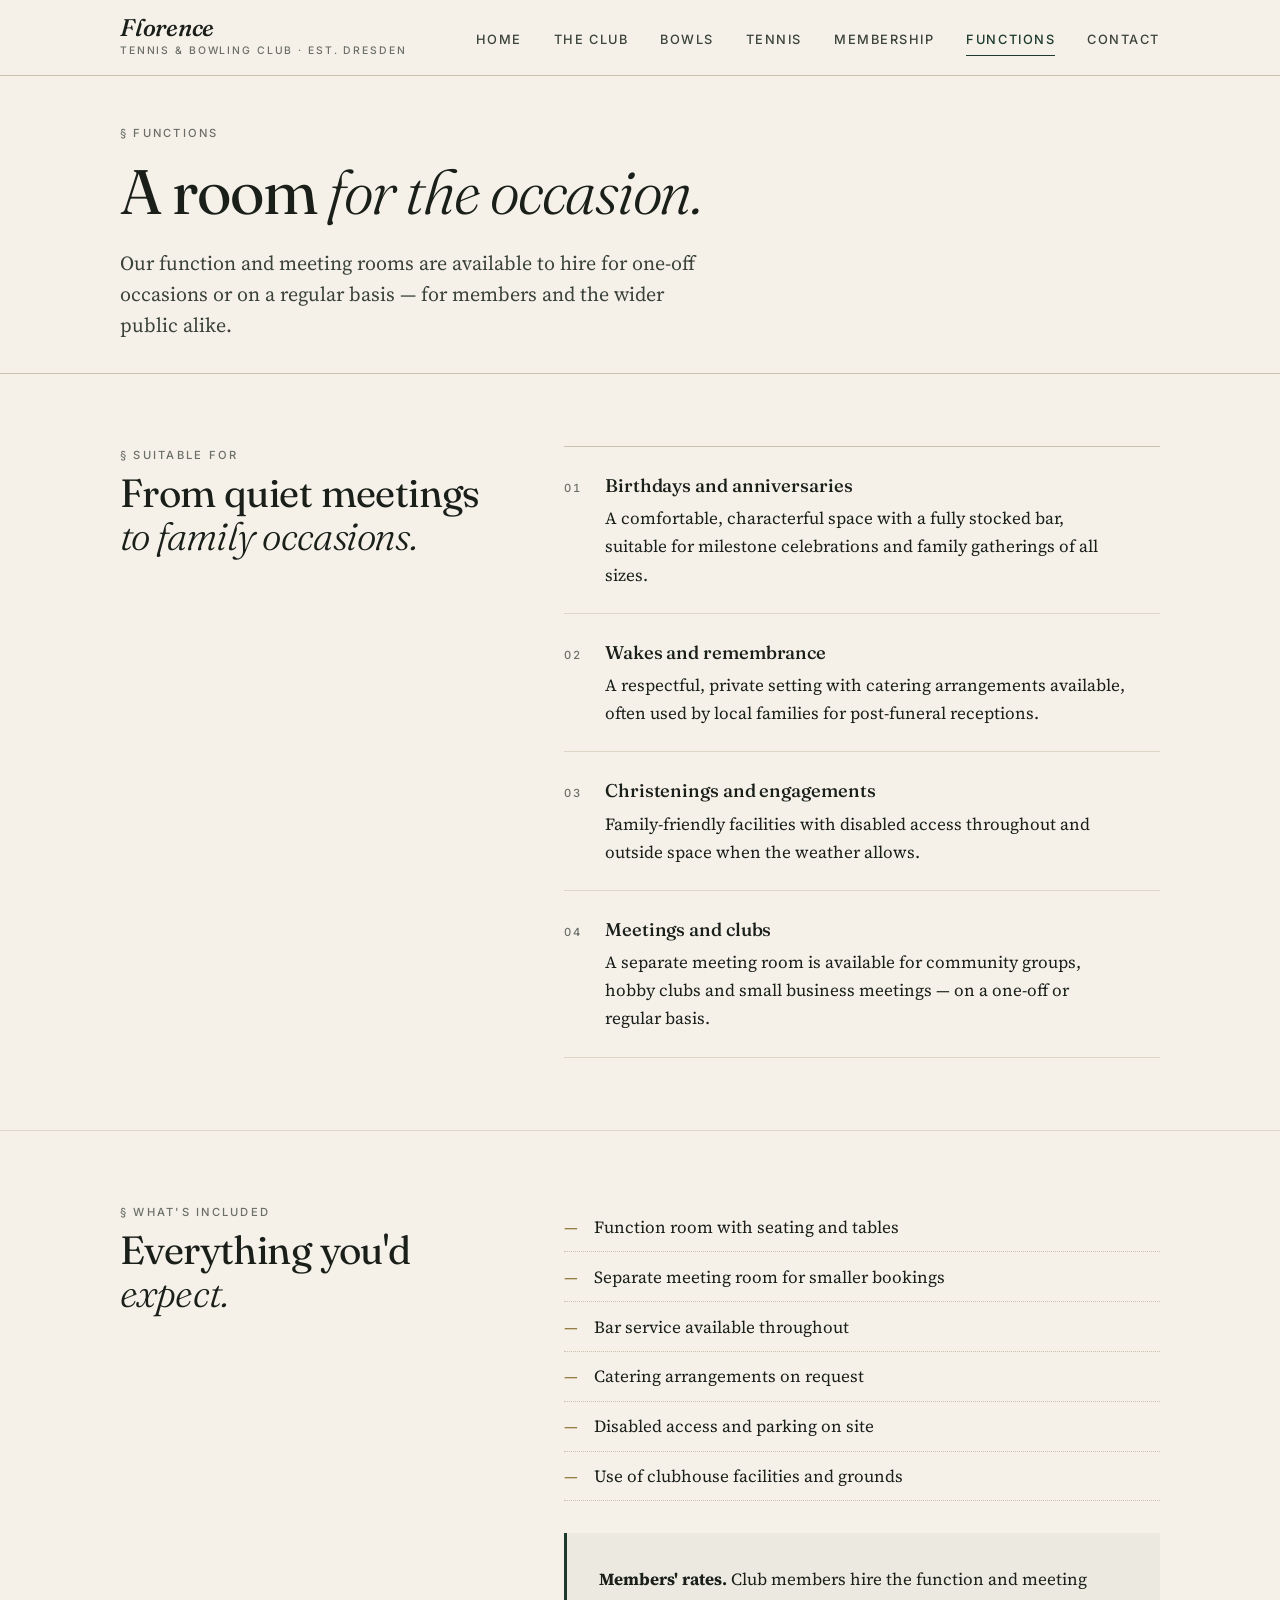
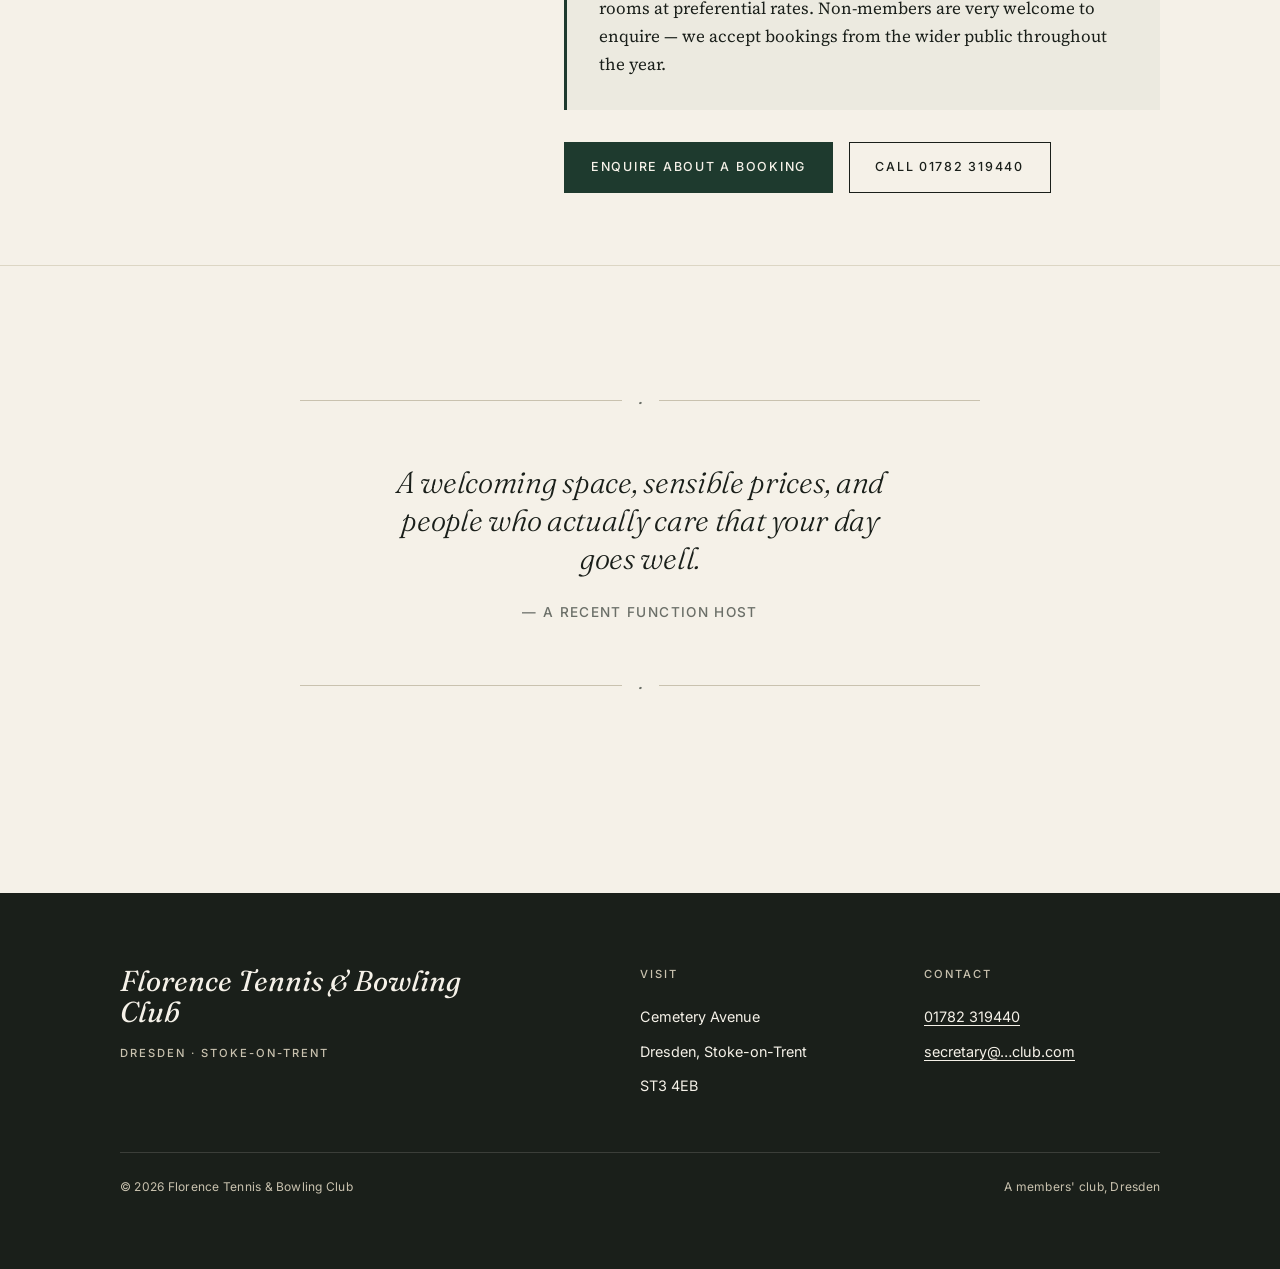
<file: functions.html>
<!DOCTYPE html>
<html lang="en-GB">
<head>
  <meta charset="UTF-8">
  <meta name="viewport" content="width=device-width, initial-scale=1">
  <title>Functions — Florence Tennis &amp; Bowling Club</title>
  <meta name="description" content="Function room and meeting room hire at Florence Tennis and Bowling Club, Dresden. Suitable for parties, wakes, christenings, meetings and regular bookings.">
  <meta property="og:title" content="Functions — Florence Tennis &amp; Bowling Club">
  <meta property="og:description" content="Function and meeting room hire at Florence, Dresden — for parties, wakes, christenings and regular bookings.">
  <meta property="og:type" content="website">
  <meta property="og:locale" content="en_GB">
  <link rel="preconnect" href="https://fonts.googleapis.com">
  <link rel="preconnect" href="https://fonts.gstatic.com" crossorigin>
  <link href="https://fonts.googleapis.com/css2?family=Fraunces:ital,opsz,wght@0,9..144,300..600;1,9..144,300..500&family=Source+Serif+4:ital,opsz,wght@0,8..60,400..600;1,8..60,400..500&family=Inter:wght@400;500;600&display=swap" rel="stylesheet">
  <link rel="stylesheet" href="styles.css">
</head>
<body>
  <a class="skip" href="#main">Skip to content</a>

  <header class="masthead">
    <div class="wrap masthead-inner">
      <a class="brand" href="index.html" aria-label="Florence Tennis and Bowling Club, home">
        <span class="brand-mark">Florence</span>
        <span class="brand-sub">Tennis &amp; Bowling Club · Est. Dresden</span>
      </a>
      <nav class="nav-primary" aria-label="Primary">
        <ul>
          <li><a href="index.html">Home</a></li>
          <li><a href="club.html">The Club</a></li>
          <li><a href="bowls.html">Bowls</a></li>
          <li><a href="tennis.html">Tennis</a></li>
          <li><a href="membership.html">Membership</a></li>
          <li><a href="functions.html" aria-current="page">Functions</a></li>
          <li><a href="contact.html">Contact</a></li>
        </ul>
      </nav>
      <button class="burger" type="button" aria-label="Open menu" aria-expanded="false" aria-controls="drawer" id="burger-btn">
        <span class="burger-lines"><span></span><span></span><span></span></span>
      </button>
    </div>
    <div class="drawer" id="drawer" data-open="false">
      <ul>
        <li><a href="index.html">Home</a></li>
        <li><a href="club.html">The Club</a></li>
        <li><a href="bowls.html">Bowls</a></li>
        <li><a href="tennis.html">Tennis</a></li>
        <li><a href="membership.html">Membership</a></li>
        <li><a href="functions.html" aria-current="page">Functions</a></li>
        <li><a href="contact.html">Contact</a></li>
      </ul>
    </div>
  </header>

  <main id="main">

    <section class="page-head">
      <div class="wrap">
        <p class="section-eyebrow">§ Functions</p>
        <h1 class="page-head-title">A room <em>for the occasion.</em></h1>
        <p class="page-head-lead">
          Our function and meeting rooms are available to hire for one-off occasions or on a
          regular basis — for members and the wider public alike.
        </p>
      </div>
    </section>

    <section class="section">
      <div class="wrap">
        <div class="two-col">
          <aside class="col-aside">
            <p class="section-eyebrow">§ Suitable for</p>
            <h2 class="section-title">From quiet meetings <em>to family occasions.</em></h2>
          </aside>
          <div>
            <ol class="feature-list">
              <li>
                <span class="feature-num">01</span>
                <div class="feature-body">
                  <h3 class="feature-title">Birthdays and anniversaries</h3>
                  <p>A comfortable, characterful space with a fully stocked bar, suitable for milestone celebrations and family gatherings of all sizes.</p>
                </div>
              </li>
              <li>
                <span class="feature-num">02</span>
                <div class="feature-body">
                  <h3 class="feature-title">Wakes and remembrance</h3>
                  <p>A respectful, private setting with catering arrangements available, often used by local families for post-funeral receptions.</p>
                </div>
              </li>
              <li>
                <span class="feature-num">03</span>
                <div class="feature-body">
                  <h3 class="feature-title">Christenings and engagements</h3>
                  <p>Family-friendly facilities with disabled access throughout and outside space when the weather allows.</p>
                </div>
              </li>
              <li>
                <span class="feature-num">04</span>
                <div class="feature-body">
                  <h3 class="feature-title">Meetings and clubs</h3>
                  <p>A separate meeting room is available for community groups, hobby clubs and small business meetings — on a one-off or regular basis.</p>
                </div>
              </li>
            </ol>
          </div>
        </div>
      </div>
    </section>

    <section class="section">
      <div class="wrap">
        <div class="two-col">
          <aside class="col-aside">
            <p class="section-eyebrow">§ What's included</p>
            <h2 class="section-title">Everything you'd <em>expect.</em></h2>
          </aside>
          <div class="prose">
            <ul class="dotted-list">
              <li>Function room with seating and tables</li>
              <li>Separate meeting room for smaller bookings</li>
              <li>Bar service available throughout</li>
              <li>Catering arrangements on request</li>
              <li>Disabled access and parking on site</li>
              <li>Use of clubhouse facilities and grounds</li>
            </ul>

            <div class="note">
              <p>
                <strong>Members' rates.</strong> Club members hire the function and meeting rooms
                at preferential rates. Non-members are very welcome to enquire — we accept bookings
                from the wider public throughout the year.
              </p>
            </div>

            <div class="btn-row">
              <a class="btn btn--solid" href="contact.html">Enquire about a booking</a>
              <a class="btn" href="tel:+441782319440">Call 01782 319440</a>
            </div>
          </div>
        </div>
      </div>
    </section>

    <section class="section">
      <div class="wrap-narrow" style="text-align: center;">
        <div class="divider-mark"><span class="divider-mark-sym">·</span></div>
        <blockquote class="pull" style="margin-inline: auto;">
          A welcoming space, sensible prices, and people who actually care that your day goes well.
        </blockquote>
        <span class="pull-attr">— A recent function host</span>
        <div class="divider-mark"><span class="divider-mark-sym">·</span></div>
      </div>
    </section>

  </main>

  <footer class="foot">
    <div class="wrap">
      <div class="foot-grid">
        <div>
          <p class="foot-brand">Florence Tennis <em>&amp;</em> Bowling Club</p>
          <p class="foot-sub">Dresden · Stoke-on-Trent</p>
        </div>
        <div>
          <h4>Visit</h4>
          <ul>
            <li>Cemetery Avenue</li>
            <li>Dresden, Stoke-on-Trent</li>
            <li>ST3 4EB</li>
          </ul>
        </div>
        <div>
          <h4>Contact</h4>
          <ul>
            <li><a href="tel:+441782319440">01782 319440</a></li>
            <li><a href="mailto:secretary@florencetennisandbowlingclub.com">secretary@…club.com</a></li>
          </ul>
        </div>
      </div>
      <div class="foot-bottom">
        <span>© 2026 Florence Tennis &amp; Bowling Club</span>
        <span>A members' club, Dresden</span>
      </div>
    </div>
  </footer>

  <script>
    (function() {
      const btn = document.getElementById('burger-btn');
      const drawer = document.getElementById('drawer');
      if (!btn || !drawer) return;
      btn.addEventListener('click', function() {
        const open = drawer.getAttribute('data-open') === 'true';
        drawer.setAttribute('data-open', String(!open));
        btn.setAttribute('aria-expanded', String(!open));
        btn.setAttribute('aria-label', open ? 'Open menu' : 'Close menu');
      });
    })();
  </script>
</body>
</html>
</file>
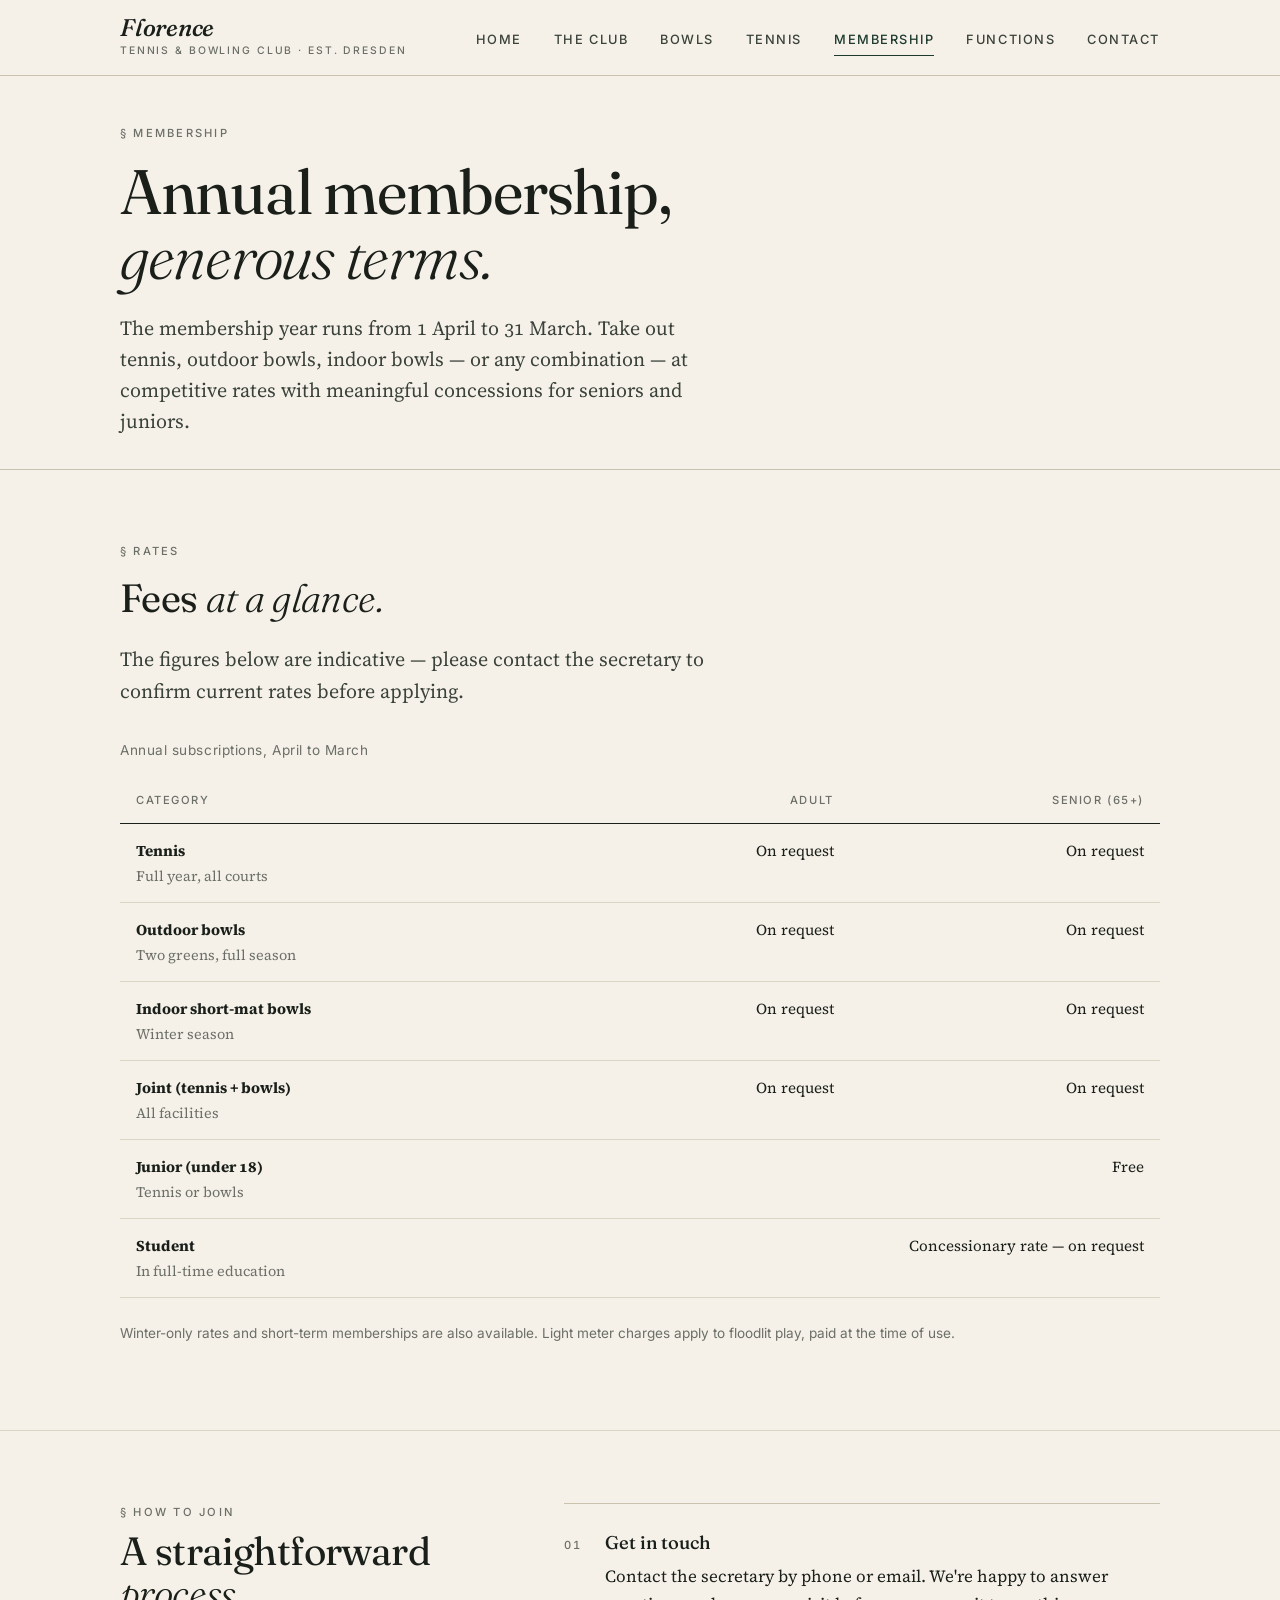
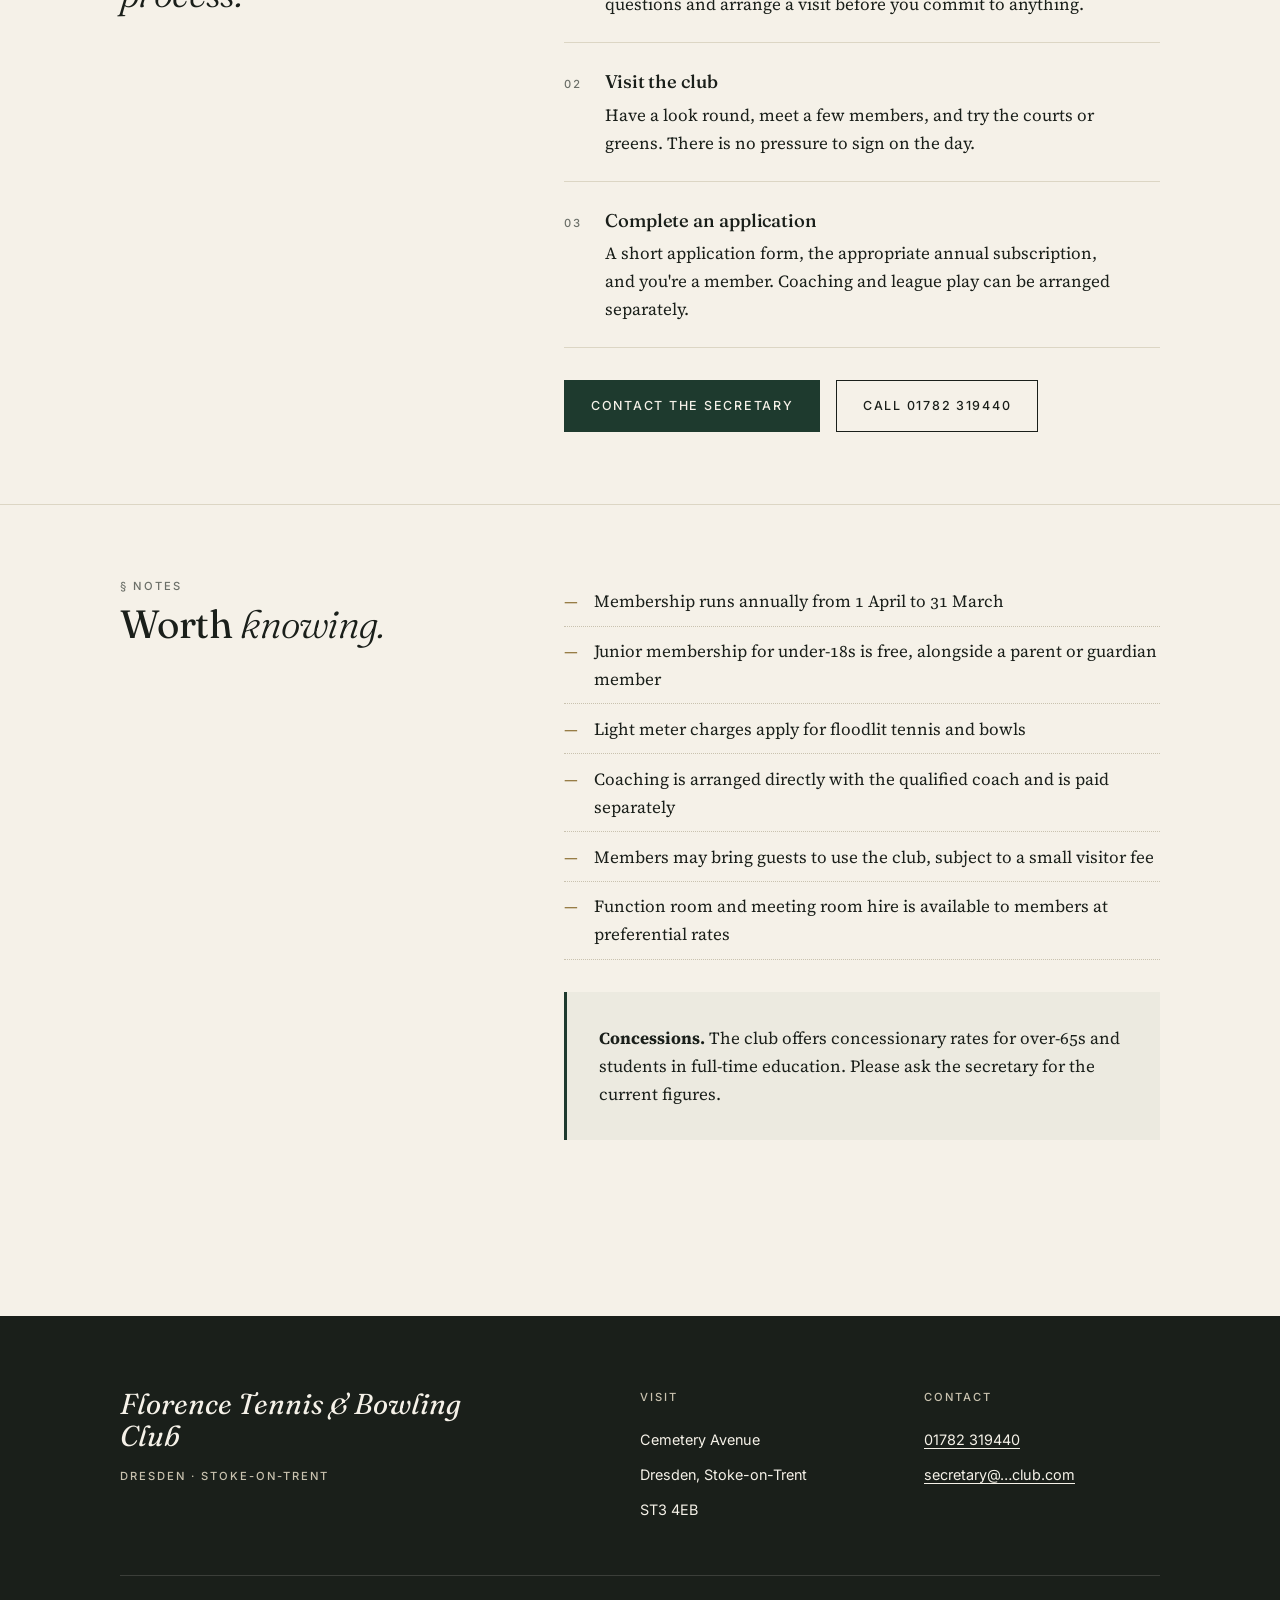
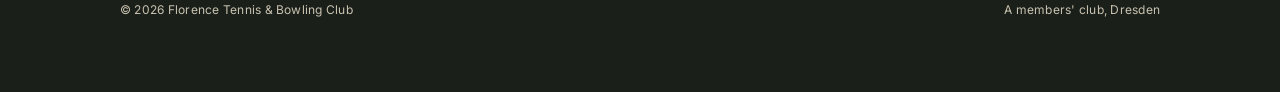
<file: membership.html>
<!DOCTYPE html>
<html lang="en-GB">
<head>
  <meta charset="UTF-8">
  <meta name="viewport" content="width=device-width, initial-scale=1">
  <title>Membership — Florence Tennis &amp; Bowling Club</title>
  <meta name="description" content="Membership rates and options at Florence Tennis and Bowling Club, Dresden — tennis, bowls, indoor bowls, joint membership, junior and senior concessions.">
  <meta property="og:title" content="Membership — Florence Tennis &amp; Bowling Club">
  <meta property="og:description" content="Membership rates and options at Florence, Dresden — tennis, bowls, junior, senior and joint memberships.">
  <meta property="og:type" content="website">
  <meta property="og:locale" content="en_GB">
  <link rel="preconnect" href="https://fonts.googleapis.com">
  <link rel="preconnect" href="https://fonts.gstatic.com" crossorigin>
  <link href="https://fonts.googleapis.com/css2?family=Fraunces:ital,opsz,wght@0,9..144,300..600;1,9..144,300..500&family=Source+Serif+4:ital,opsz,wght@0,8..60,400..600;1,8..60,400..500&family=Inter:wght@400;500;600&display=swap" rel="stylesheet">
  <link rel="stylesheet" href="styles.css">
</head>
<body>
  <a class="skip" href="#main">Skip to content</a>

  <header class="masthead">
    <div class="wrap masthead-inner">
      <a class="brand" href="index.html" aria-label="Florence Tennis and Bowling Club, home">
        <span class="brand-mark">Florence</span>
        <span class="brand-sub">Tennis &amp; Bowling Club · Est. Dresden</span>
      </a>
      <nav class="nav-primary" aria-label="Primary">
        <ul>
          <li><a href="index.html">Home</a></li>
          <li><a href="club.html">The Club</a></li>
          <li><a href="bowls.html">Bowls</a></li>
          <li><a href="tennis.html">Tennis</a></li>
          <li><a href="membership.html" aria-current="page">Membership</a></li>
          <li><a href="functions.html">Functions</a></li>
          <li><a href="contact.html">Contact</a></li>
        </ul>
      </nav>
      <button class="burger" type="button" aria-label="Open menu" aria-expanded="false" aria-controls="drawer" id="burger-btn">
        <span class="burger-lines"><span></span><span></span><span></span></span>
      </button>
    </div>
    <div class="drawer" id="drawer" data-open="false">
      <ul>
        <li><a href="index.html">Home</a></li>
        <li><a href="club.html">The Club</a></li>
        <li><a href="bowls.html">Bowls</a></li>
        <li><a href="tennis.html">Tennis</a></li>
        <li><a href="membership.html" aria-current="page">Membership</a></li>
        <li><a href="functions.html">Functions</a></li>
        <li><a href="contact.html">Contact</a></li>
      </ul>
    </div>
  </header>

  <main id="main">

    <section class="page-head">
      <div class="wrap">
        <p class="section-eyebrow">§ Membership</p>
        <h1 class="page-head-title">Annual membership, <em>generous terms.</em></h1>
        <p class="page-head-lead">
          The membership year runs from 1 April to 31 March. Take out tennis, outdoor bowls,
          indoor bowls — or any combination — at competitive rates with meaningful concessions
          for seniors and juniors.
        </p>
      </div>
    </section>

    <section class="section">
      <div class="wrap">
        <p class="section-eyebrow">§ Rates</p>
        <h2 class="section-title">Fees <em>at a glance.</em></h2>
        <p class="section-lead">
          The figures below are indicative — please contact the secretary to confirm current
          rates before applying.
        </p>

        <table class="fees" aria-describedby="fees-note">
          <caption>Annual subscriptions, April to March</caption>
          <thead>
            <tr>
              <th scope="col">Category</th>
              <th scope="col">Adult</th>
              <th scope="col">Senior (65+)</th>
            </tr>
          </thead>
          <tbody>
            <tr>
              <td><strong>Tennis</strong><br><span style="color: var(--ink-mute); font-size: 0.9rem;">Full year, all courts</span></td>
              <td>On request</td>
              <td>On request</td>
            </tr>
            <tr>
              <td><strong>Outdoor bowls</strong><br><span style="color: var(--ink-mute); font-size: 0.9rem;">Two greens, full season</span></td>
              <td>On request</td>
              <td>On request</td>
            </tr>
            <tr>
              <td><strong>Indoor short-mat bowls</strong><br><span style="color: var(--ink-mute); font-size: 0.9rem;">Winter season</span></td>
              <td>On request</td>
              <td>On request</td>
            </tr>
            <tr>
              <td><strong>Joint (tennis + bowls)</strong><br><span style="color: var(--ink-mute); font-size: 0.9rem;">All facilities</span></td>
              <td>On request</td>
              <td>On request</td>
            </tr>
            <tr>
              <td><strong>Junior (under 18)</strong><br><span style="color: var(--ink-mute); font-size: 0.9rem;">Tennis or bowls</span></td>
              <td colspan="2">Free</td>
            </tr>
            <tr>
              <td><strong>Student</strong><br><span style="color: var(--ink-mute); font-size: 0.9rem;">In full-time education</span></td>
              <td colspan="2">Concessionary rate — on request</td>
            </tr>
          </tbody>
        </table>

        <p class="fees-note" id="fees-note">
          Winter-only rates and short-term memberships are also available. Light meter charges apply
          to floodlit play, paid at the time of use.
        </p>
      </div>
    </section>

    <section class="section">
      <div class="wrap">
        <div class="two-col">
          <aside class="col-aside">
            <p class="section-eyebrow">§ How to join</p>
            <h2 class="section-title">A straightforward <em>process.</em></h2>
          </aside>
          <div>
            <ol class="feature-list">
              <li>
                <span class="feature-num">01</span>
                <div class="feature-body">
                  <h3 class="feature-title">Get in touch</h3>
                  <p>Contact the secretary by phone or email. We're happy to answer questions and arrange a visit before you commit to anything.</p>
                </div>
              </li>
              <li>
                <span class="feature-num">02</span>
                <div class="feature-body">
                  <h3 class="feature-title">Visit the club</h3>
                  <p>Have a look round, meet a few members, and try the courts or greens. There is no pressure to sign on the day.</p>
                </div>
              </li>
              <li>
                <span class="feature-num">03</span>
                <div class="feature-body">
                  <h3 class="feature-title">Complete an application</h3>
                  <p>A short application form, the appropriate annual subscription, and you're a member. Coaching and league play can be arranged separately.</p>
                </div>
              </li>
            </ol>

            <div class="btn-row">
              <a class="btn btn--solid" href="contact.html">Contact the secretary</a>
              <a class="btn" href="tel:+441782319440">Call 01782 319440</a>
            </div>
          </div>
        </div>
      </div>
    </section>

    <section class="section">
      <div class="wrap">
        <div class="two-col">
          <aside class="col-aside">
            <p class="section-eyebrow">§ Notes</p>
            <h2 class="section-title">Worth <em>knowing.</em></h2>
          </aside>
          <div class="prose">
            <ul class="dotted-list">
              <li>Membership runs annually from 1 April to 31 March</li>
              <li>Junior membership for under-18s is free, alongside a parent or guardian member</li>
              <li>Light meter charges apply for floodlit tennis and bowls</li>
              <li>Coaching is arranged directly with the qualified coach and is paid separately</li>
              <li>Members may bring guests to use the club, subject to a small visitor fee</li>
              <li>Function room and meeting room hire is available to members at preferential rates</li>
            </ul>

            <div class="note">
              <p>
                <strong>Concessions.</strong> The club offers concessionary rates for over-65s and
                students in full-time education. Please ask the secretary for the current figures.
              </p>
            </div>
          </div>
        </div>
      </div>
    </section>

  </main>

  <footer class="foot">
    <div class="wrap">
      <div class="foot-grid">
        <div>
          <p class="foot-brand">Florence Tennis <em>&amp;</em> Bowling Club</p>
          <p class="foot-sub">Dresden · Stoke-on-Trent</p>
        </div>
        <div>
          <h4>Visit</h4>
          <ul>
            <li>Cemetery Avenue</li>
            <li>Dresden, Stoke-on-Trent</li>
            <li>ST3 4EB</li>
          </ul>
        </div>
        <div>
          <h4>Contact</h4>
          <ul>
            <li><a href="tel:+441782319440">01782 319440</a></li>
            <li><a href="mailto:secretary@florencetennisandbowlingclub.com">secretary@…club.com</a></li>
          </ul>
        </div>
      </div>
      <div class="foot-bottom">
        <span>© 2026 Florence Tennis &amp; Bowling Club</span>
        <span>A members' club, Dresden</span>
      </div>
    </div>
  </footer>

  <script>
    (function() {
      const btn = document.getElementById('burger-btn');
      const drawer = document.getElementById('drawer');
      if (!btn || !drawer) return;
      btn.addEventListener('click', function() {
        const open = drawer.getAttribute('data-open') === 'true';
        drawer.setAttribute('data-open', String(!open));
        btn.setAttribute('aria-expanded', String(!open));
        btn.setAttribute('aria-label', open ? 'Open menu' : 'Close menu');
      });
    })();
  </script>
</body>
</html>
</file>
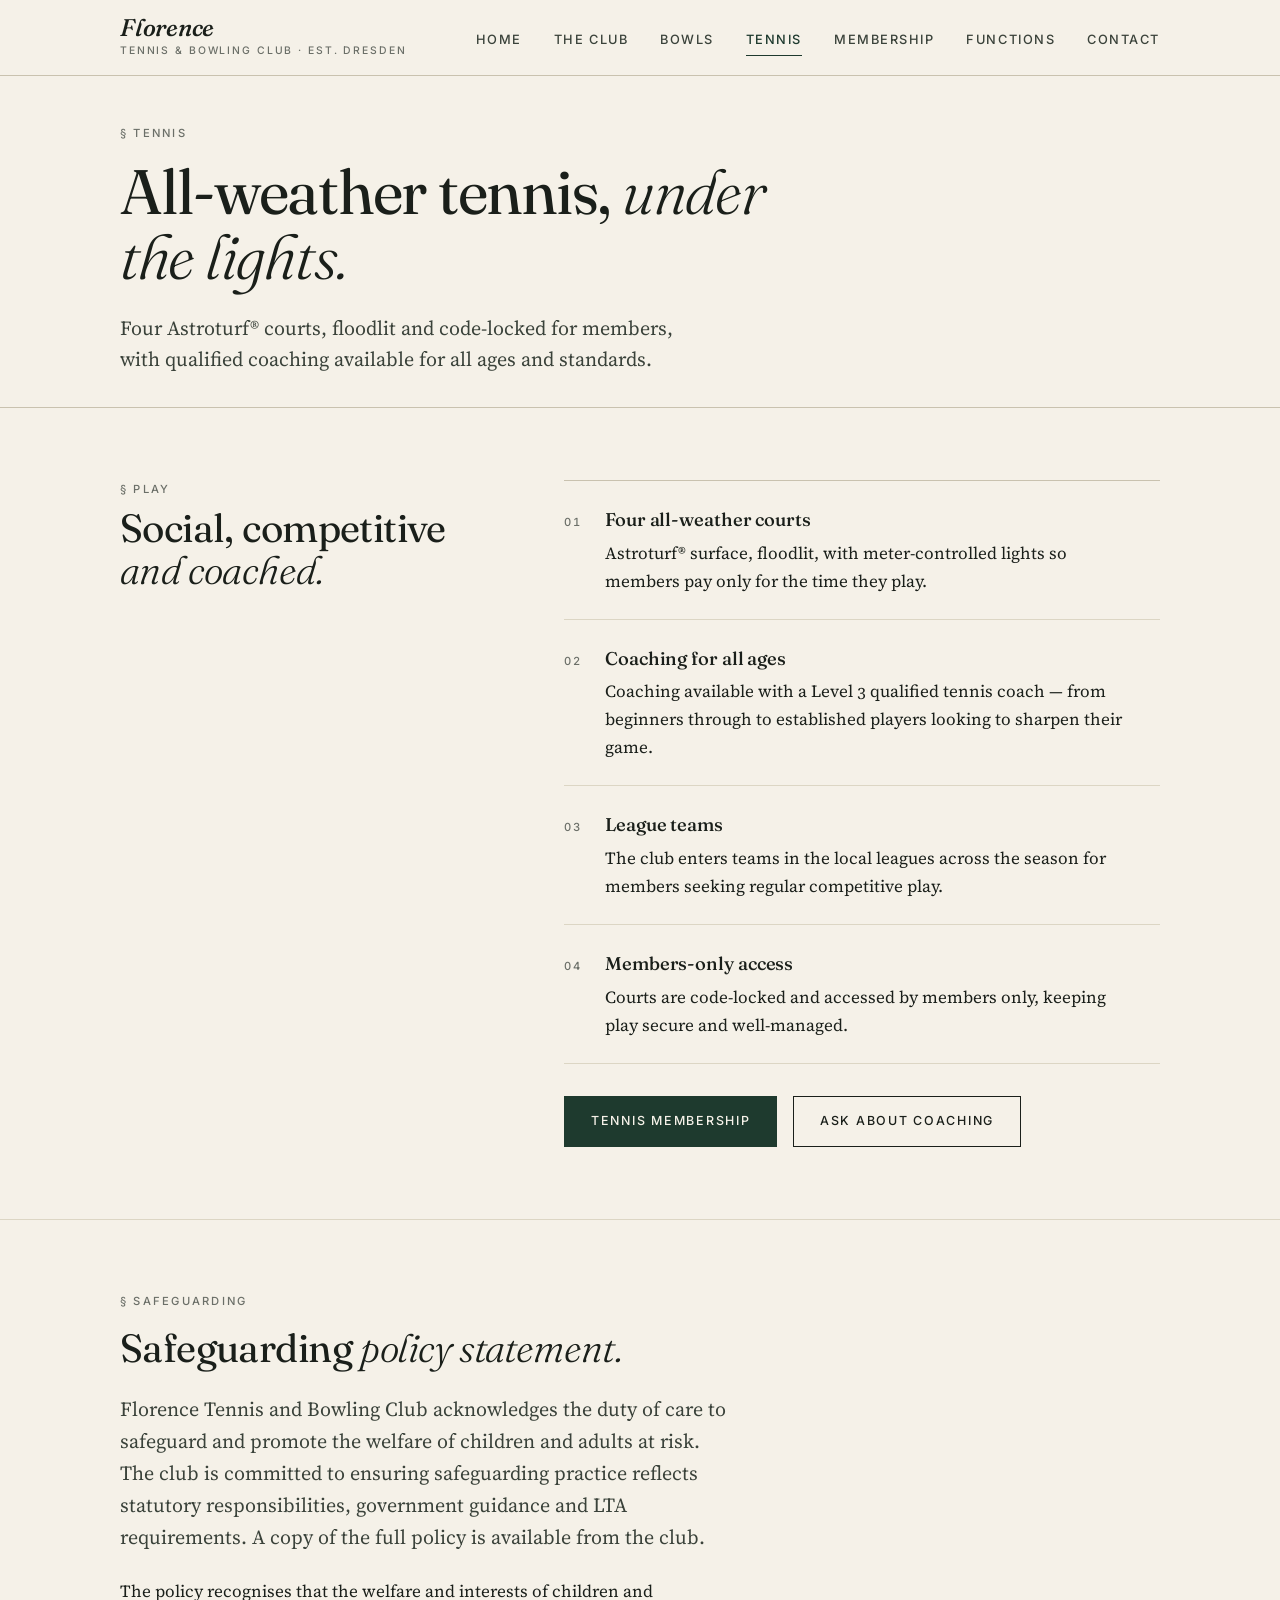
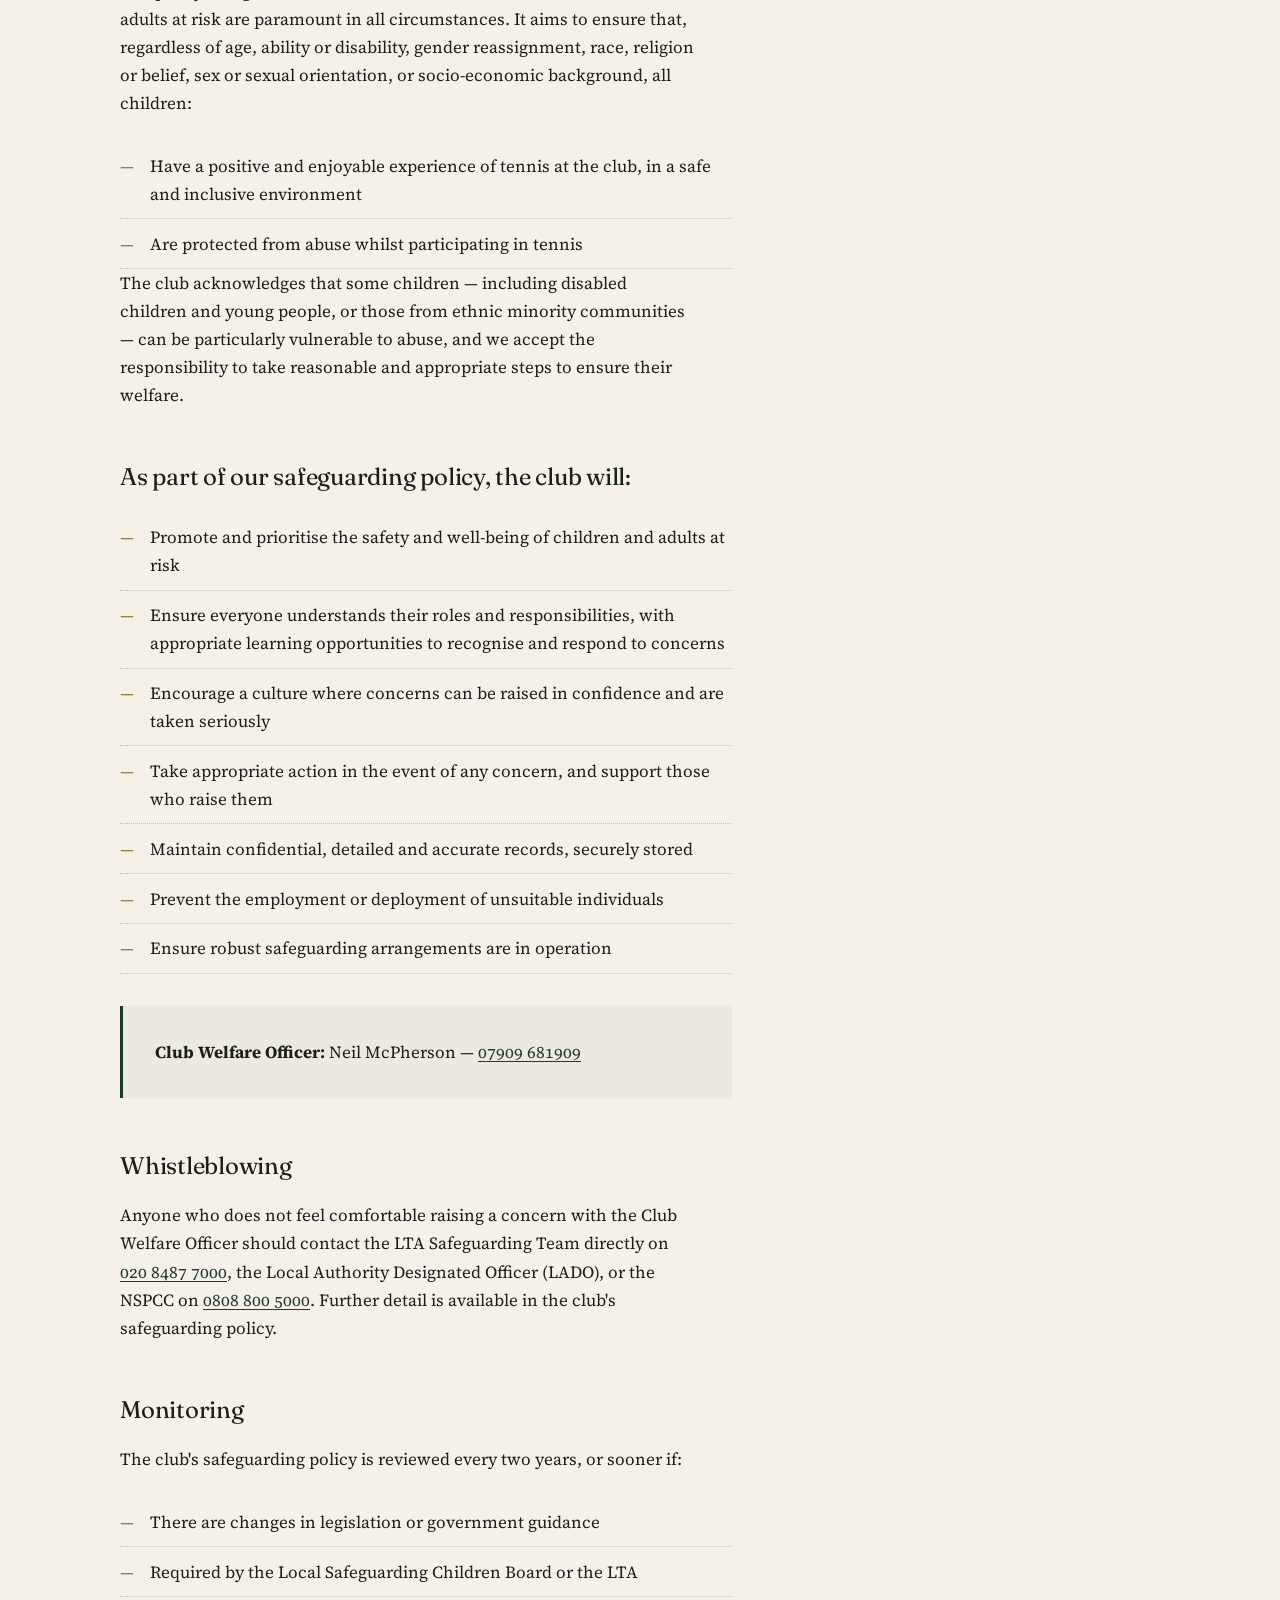
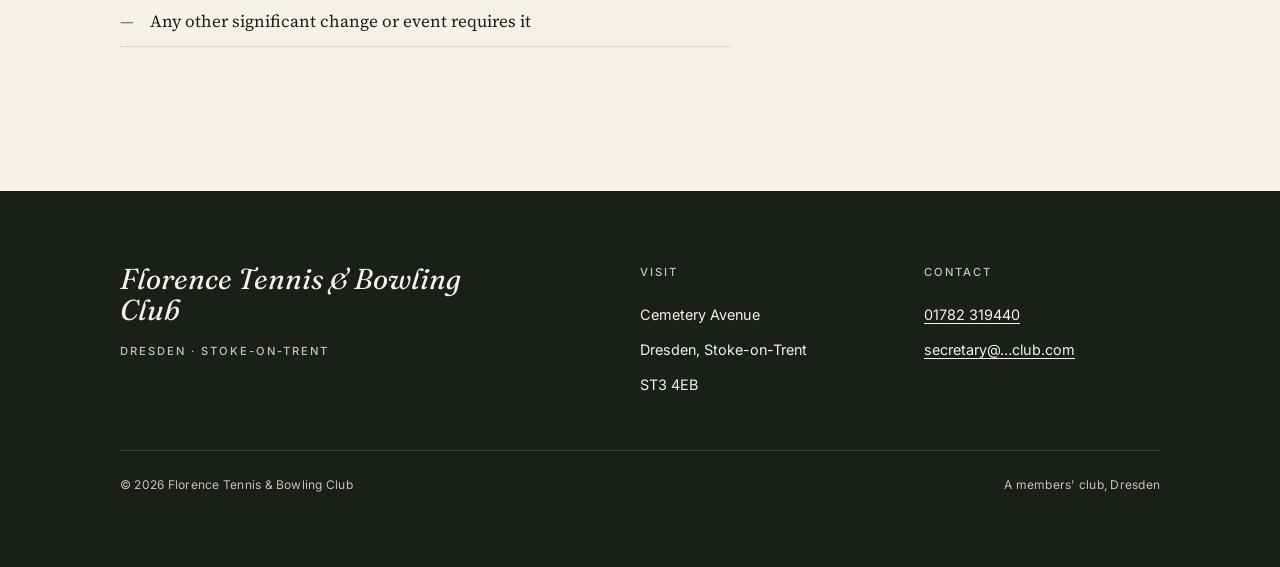
<file: tennis.html>
<!DOCTYPE html>
<html lang="en-GB">
<head>
  <meta charset="UTF-8">
  <meta name="viewport" content="width=device-width, initial-scale=1">
  <title>Tennis — Florence Tennis &amp; Bowling Club</title>
  <meta name="description" content="Tennis at Florence Tennis and Bowling Club, Dresden. Four all-weather floodlit courts, coaching for all ages, league teams, plus the club's safeguarding policy.">
  <meta property="og:title" content="Tennis — Florence Tennis &amp; Bowling Club">
  <meta property="og:description" content="All-weather tennis, floodlit courts, coaching for all ages and league teams at Florence, Dresden.">
  <meta property="og:type" content="website">
  <meta property="og:locale" content="en_GB">
  <link rel="preconnect" href="https://fonts.googleapis.com">
  <link rel="preconnect" href="https://fonts.gstatic.com" crossorigin>
  <link href="https://fonts.googleapis.com/css2?family=Fraunces:ital,opsz,wght@0,9..144,300..600;1,9..144,300..500&family=Source+Serif+4:ital,opsz,wght@0,8..60,400..600;1,8..60,400..500&family=Inter:wght@400;500;600&display=swap" rel="stylesheet">
  <link rel="stylesheet" href="styles.css">
</head>
<body>
  <a class="skip" href="#main">Skip to content</a>

  <header class="masthead">
    <div class="wrap masthead-inner">
      <a class="brand" href="index.html" aria-label="Florence Tennis and Bowling Club, home">
        <span class="brand-mark">Florence</span>
        <span class="brand-sub">Tennis &amp; Bowling Club · Est. Dresden</span>
      </a>
      <nav class="nav-primary" aria-label="Primary">
        <ul>
          <li><a href="index.html">Home</a></li>
          <li><a href="club.html">The Club</a></li>
          <li><a href="bowls.html">Bowls</a></li>
          <li><a href="tennis.html" aria-current="page">Tennis</a></li>
          <li><a href="membership.html">Membership</a></li>
          <li><a href="functions.html">Functions</a></li>
          <li><a href="contact.html">Contact</a></li>
        </ul>
      </nav>
      <button class="burger" type="button" aria-label="Open menu" aria-expanded="false" aria-controls="drawer" id="burger-btn">
        <span class="burger-lines"><span></span><span></span><span></span></span>
      </button>
    </div>
    <div class="drawer" id="drawer" data-open="false">
      <ul>
        <li><a href="index.html">Home</a></li>
        <li><a href="club.html">The Club</a></li>
        <li><a href="bowls.html">Bowls</a></li>
        <li><a href="tennis.html" aria-current="page">Tennis</a></li>
        <li><a href="membership.html">Membership</a></li>
        <li><a href="functions.html">Functions</a></li>
        <li><a href="contact.html">Contact</a></li>
      </ul>
    </div>
  </header>

  <main id="main">

    <section class="page-head">
      <div class="wrap">
        <p class="section-eyebrow">§ Tennis</p>
        <h1 class="page-head-title">All-weather tennis, <em>under the lights.</em></h1>
        <p class="page-head-lead">
          Four Astroturf® courts, floodlit and code-locked for members, with qualified coaching
          available for all ages and standards.
        </p>
      </div>
    </section>

    <section class="section">
      <div class="wrap">
        <div class="two-col">
          <aside class="col-aside">
            <p class="section-eyebrow">§ Play</p>
            <h2 class="section-title">Social, competitive <em>and coached.</em></h2>
          </aside>
          <div>
            <ol class="feature-list">
              <li>
                <span class="feature-num">01</span>
                <div class="feature-body">
                  <h3 class="feature-title">Four all-weather courts</h3>
                  <p>Astroturf® surface, floodlit, with meter-controlled lights so members pay only for the time they play.</p>
                </div>
              </li>
              <li>
                <span class="feature-num">02</span>
                <div class="feature-body">
                  <h3 class="feature-title">Coaching for all ages</h3>
                  <p>Coaching available with a Level 3 qualified tennis coach — from beginners through to established players looking to sharpen their game.</p>
                </div>
              </li>
              <li>
                <span class="feature-num">03</span>
                <div class="feature-body">
                  <h3 class="feature-title">League teams</h3>
                  <p>The club enters teams in the local leagues across the season for members seeking regular competitive play.</p>
                </div>
              </li>
              <li>
                <span class="feature-num">04</span>
                <div class="feature-body">
                  <h3 class="feature-title">Members-only access</h3>
                  <p>Courts are code-locked and accessed by members only, keeping play secure and well-managed.</p>
                </div>
              </li>
            </ol>

            <div class="btn-row">
              <a class="btn btn--solid" href="membership.html">Tennis membership</a>
              <a class="btn" href="contact.html">Ask about coaching</a>
            </div>
          </div>
        </div>
      </div>
    </section>

    <section class="section">
      <div class="wrap">
        <p class="section-eyebrow">§ Safeguarding</p>
        <h2 class="section-title">Safeguarding <em>policy statement.</em></h2>

        <div class="prose" style="max-width: 68ch;">
          <p class="section-lead">
            Florence Tennis and Bowling Club acknowledges the duty of care to safeguard and promote
            the welfare of children and adults at risk. The club is committed to ensuring safeguarding
            practice reflects statutory responsibilities, government guidance and LTA requirements.
            A copy of the full policy is available from the club.
          </p>

          <p>
            The policy recognises that the welfare and interests of children and adults at risk are
            paramount in all circumstances. It aims to ensure that, regardless of age, ability or
            disability, gender reassignment, race, religion or belief, sex or sexual orientation, or
            socio-economic background, all children:
          </p>

          <ul class="dotted-list">
            <li>Have a positive and enjoyable experience of tennis at the club, in a safe and inclusive environment</li>
            <li>Are protected from abuse whilst participating in tennis</li>
          </ul>

          <p>
            The club acknowledges that some children — including disabled children and young people,
            or those from ethnic minority communities — can be particularly vulnerable to abuse,
            and we accept the responsibility to take reasonable and appropriate steps to ensure their
            welfare.
          </p>

          <h3>As part of our safeguarding policy, the club will:</h3>
          <ul class="dotted-list">
            <li>Promote and prioritise the safety and well-being of children and adults at risk</li>
            <li>Ensure everyone understands their roles and responsibilities, with appropriate learning opportunities to recognise and respond to concerns</li>
            <li>Encourage a culture where concerns can be raised in confidence and are taken seriously</li>
            <li>Take appropriate action in the event of any concern, and support those who raise them</li>
            <li>Maintain confidential, detailed and accurate records, securely stored</li>
            <li>Prevent the employment or deployment of unsuitable individuals</li>
            <li>Ensure robust safeguarding arrangements are in operation</li>
          </ul>

          <div class="note">
            <p><strong>Club Welfare Officer:</strong> Neil McPherson — <a href="tel:+447909681909">07909 681909</a></p>
          </div>

          <h3>Whistleblowing</h3>
          <p>
            Anyone who does not feel comfortable raising a concern with the Club Welfare Officer
            should contact the LTA Safeguarding Team directly on
            <a href="tel:+442084877000">020 8487 7000</a>, the Local Authority Designated Officer
            (LADO), or the NSPCC on <a href="tel:+448088005000">0808 800 5000</a>. Further detail is
            available in the club's safeguarding policy.
          </p>

          <h3>Monitoring</h3>
          <p>The club's safeguarding policy is reviewed every two years, or sooner if:</p>
          <ul class="dotted-list">
            <li>There are changes in legislation or government guidance</li>
            <li>Required by the Local Safeguarding Children Board or the LTA</li>
            <li>Any other significant change or event requires it</li>
          </ul>
        </div>
      </div>
    </section>

  </main>

  <footer class="foot">
    <div class="wrap">
      <div class="foot-grid">
        <div>
          <p class="foot-brand">Florence Tennis <em>&amp;</em> Bowling Club</p>
          <p class="foot-sub">Dresden · Stoke-on-Trent</p>
        </div>
        <div>
          <h4>Visit</h4>
          <ul>
            <li>Cemetery Avenue</li>
            <li>Dresden, Stoke-on-Trent</li>
            <li>ST3 4EB</li>
          </ul>
        </div>
        <div>
          <h4>Contact</h4>
          <ul>
            <li><a href="tel:+441782319440">01782 319440</a></li>
            <li><a href="mailto:secretary@florencetennisandbowlingclub.com">secretary@…club.com</a></li>
          </ul>
        </div>
      </div>
      <div class="foot-bottom">
        <span>© 2026 Florence Tennis &amp; Bowling Club</span>
        <span>A members' club, Dresden</span>
      </div>
    </div>
  </footer>

  <script>
    (function() {
      const btn = document.getElementById('burger-btn');
      const drawer = document.getElementById('drawer');
      if (!btn || !drawer) return;
      btn.addEventListener('click', function() {
        const open = drawer.getAttribute('data-open') === 'true';
        drawer.setAttribute('data-open', String(!open));
        btn.setAttribute('aria-expanded', String(!open));
        btn.setAttribute('aria-label', open ? 'Open menu' : 'Close menu');
      });
    })();
  </script>
</body>
</html>
</file>
<file: styles.css>
/* ==========================================================================
   Florence Tennis & Bowling Club — Stylesheet
   Editorial heritage aesthetic: modern serif + clean sans on cream
   ========================================================================== */

/* Tokens
   -------------------------------------------------------------------------- */
:root {
  /* Palette */
  --cream: #f5f1e8;
  --cream-tint: #ebe5d6;
  --ink: #1a1f1a;
  --ink-soft: #3a423a;
  --ink-mute: #6b6f68;
  --rule: #c9c2af;
  --rule-soft: #dcd6c4;
  --green: #1e3a2e;        /* British racing green, deepened */
  --green-soft: #2d5a42;
  --gold: #8a6d2f;         /* aged brass accent */

  /* Type */
  --serif-display: "Fraunces", "Source Serif 4", Georgia, serif;
  --serif-body: "Source Serif 4", Georgia, "Times New Roman", serif;
  --sans: "Inter", -apple-system, BlinkMacSystemFont, "Segoe UI", sans-serif;

  /* Scale — using clamp for fluid type */
  --fs-micro: 0.75rem;
  --fs-label: clamp(0.78rem, 0.74rem + 0.2vw, 0.85rem);
  --fs-body: clamp(1rem, 0.96rem + 0.2vw, 1.0625rem);
  --fs-lead: clamp(1.125rem, 1.05rem + 0.35vw, 1.25rem);
  --fs-h3: clamp(1.25rem, 1.15rem + 0.5vw, 1.5rem);
  --fs-h2: clamp(1.75rem, 1.5rem + 1.2vw, 2.5rem);
  --fs-h1: clamp(2.5rem, 2rem + 2.4vw, 4rem);
  --fs-display: clamp(3rem, 2.2rem + 3.8vw, 5.5rem);

  /* Rhythm */
  --space-1: 0.5rem;
  --space-2: 1rem;
  --space-3: 1.5rem;
  --space-4: 2rem;
  --space-5: 3rem;
  --space-6: 4.5rem;
  --space-7: 6.5rem;

  /* Layout */
  --measure: 64ch;
  --wrap: 1120px;
  --wrap-narrow: 760px;
}

/* Reset
   -------------------------------------------------------------------------- */
*, *::before, *::after { box-sizing: border-box; }

html {
  -webkit-text-size-adjust: 100%;
  text-size-adjust: 100%;
  scroll-behavior: smooth;
}

@media (prefers-reduced-motion: reduce) {
  html { scroll-behavior: auto; }
  *, *::before, *::after {
    animation-duration: 0.01ms !important;
    animation-iteration-count: 1 !important;
    transition-duration: 0.01ms !important;
  }
}

body {
  margin: 0;
  background: var(--cream);
  color: var(--ink);
  font-family: var(--serif-body);
  font-size: var(--fs-body);
  line-height: 1.65;
  font-feature-settings: "kern", "liga", "onum";
  -webkit-font-smoothing: antialiased;
  -moz-osx-font-smoothing: grayscale;
}

img { max-width: 100%; height: auto; display: block; }

a {
  color: var(--green);
  text-decoration-thickness: 1px;
  text-underline-offset: 3px;
  transition: color 160ms ease;
}
a:hover { color: var(--gold); }

:focus-visible {
  outline: 2px solid var(--green);
  outline-offset: 3px;
  border-radius: 2px;
}

/* Skip link */
.skip {
  position: absolute;
  left: -9999px;
  top: 0;
  background: var(--ink);
  color: var(--cream);
  padding: var(--space-2) var(--space-3);
  z-index: 1000;
  font-family: var(--sans);
  font-size: var(--fs-label);
}
.skip:focus { left: var(--space-2); top: var(--space-2); }

/* Layout
   -------------------------------------------------------------------------- */
.wrap {
  width: 100%;
  max-width: var(--wrap);
  margin-inline: auto;
  padding-inline: clamp(1.25rem, 4vw, 2.5rem);
}

.wrap-narrow {
  max-width: var(--wrap-narrow);
  margin-inline: auto;
  padding-inline: clamp(1.25rem, 4vw, 2.5rem);
}

/* Masthead
   -------------------------------------------------------------------------- */
.masthead {
  border-bottom: 1px solid var(--rule);
  background: var(--cream);
  position: sticky;
  top: 0;
  z-index: 50;
  backdrop-filter: saturate(1.1);
}

.masthead-inner {
  display: flex;
  align-items: center;
  justify-content: space-between;
  gap: var(--space-3);
  padding-block: var(--space-2);
  min-height: 64px;
}

.brand {
  display: flex;
  flex-direction: column;
  gap: 2px;
  text-decoration: none;
  color: var(--ink);
}
.brand-mark {
  font-family: var(--serif-display);
  font-weight: 500;
  font-style: italic;
  font-size: 1.5rem;
  line-height: 1;
  letter-spacing: -0.01em;
}
.brand-sub {
  font-family: var(--sans);
  font-size: 0.65rem;
  letter-spacing: 0.18em;
  text-transform: uppercase;
  color: var(--ink-mute);
  font-weight: 500;
}

/* Primary nav */
.nav-primary { display: none; }
.nav-primary ul {
  list-style: none;
  margin: 0;
  padding: 0;
  display: flex;
  gap: var(--space-4);
}
.nav-primary a {
  font-family: var(--sans);
  font-size: 0.8rem;
  letter-spacing: 0.12em;
  text-transform: uppercase;
  color: var(--ink-soft);
  text-decoration: none;
  font-weight: 500;
  padding-block: 0.5rem;
  border-bottom: 1px solid transparent;
}
.nav-primary a:hover,
.nav-primary a[aria-current="page"] {
  color: var(--green);
  border-bottom-color: var(--green);
}

/* Mobile burger */
.burger {
  background: transparent;
  border: 1px solid var(--rule);
  width: 44px;
  height: 44px;
  cursor: pointer;
  display: grid;
  place-items: center;
  border-radius: 2px;
}
.burger-lines {
  display: grid;
  gap: 4px;
}
.burger-lines span {
  display: block;
  width: 18px;
  height: 1.5px;
  background: var(--ink);
}

/* Mobile drawer */
.drawer {
  display: none;
  border-top: 1px solid var(--rule);
  background: var(--cream);
}
.drawer[data-open="true"] { display: block; }
.drawer ul {
  list-style: none;
  margin: 0;
  padding: var(--space-2) 0;
}
.drawer a {
  display: block;
  padding: 0.9rem clamp(1.25rem, 4vw, 2.5rem);
  font-family: var(--sans);
  font-size: 0.85rem;
  letter-spacing: 0.1em;
  text-transform: uppercase;
  color: var(--ink);
  text-decoration: none;
  border-bottom: 1px solid var(--rule-soft);
}
.drawer a[aria-current="page"] { color: var(--green); }

@media (min-width: 900px) {
  .nav-primary { display: block; }
  .burger { display: none; }
  .drawer { display: none !important; }
}

/* Hero
   -------------------------------------------------------------------------- */
.hero {
  padding-top: var(--space-6);
  padding-bottom: var(--space-5);
  border-bottom: 1px solid var(--rule);
}

.hero-eyebrow {
  font-family: var(--sans);
  font-size: var(--fs-label);
  letter-spacing: 0.18em;
  text-transform: uppercase;
  color: var(--gold);
  font-weight: 500;
  margin: 0 0 var(--space-3) 0;
  display: flex;
  align-items: center;
  gap: var(--space-2);
}
.hero-eyebrow::before {
  content: "";
  width: 32px;
  height: 1px;
  background: var(--gold);
  display: inline-block;
}

.hero-title {
  font-family: var(--serif-display);
  font-weight: 400;
  font-size: var(--fs-display);
  line-height: 0.98;
  letter-spacing: -0.025em;
  margin: 0 0 var(--space-3) 0;
  max-width: 14ch;
}
.hero-title em {
  font-style: italic;
  font-weight: 300;
}

.hero-lead {
  font-size: var(--fs-lead);
  line-height: 1.55;
  color: var(--ink-soft);
  max-width: 52ch;
  margin: 0 0 var(--space-4) 0;
}

.hero-meta {
  display: flex;
  flex-wrap: wrap;
  gap: var(--space-4);
  font-family: var(--sans);
  font-size: var(--fs-label);
  color: var(--ink-mute);
  padding-top: var(--space-3);
  border-top: 1px solid var(--rule-soft);
}
.hero-meta-item {
  display: flex;
  flex-direction: column;
  gap: 2px;
}
.hero-meta-label {
  font-size: 0.7rem;
  letter-spacing: 0.14em;
  text-transform: uppercase;
  color: var(--ink-mute);
  font-weight: 500;
}
.hero-meta-value {
  color: var(--ink);
  font-family: var(--serif-body);
  font-size: var(--fs-body);
}

/* Page header (non-home) */
.page-head {
  padding-top: var(--space-5);
  padding-bottom: var(--space-4);
  border-bottom: 1px solid var(--rule);
}
.page-head-title {
  font-family: var(--serif-display);
  font-weight: 400;
  font-size: var(--fs-h1);
  line-height: 1.04;
  letter-spacing: -0.02em;
  margin: var(--space-2) 0 var(--space-3) 0;
  max-width: 18ch;
}
.page-head-title em { font-style: italic; font-weight: 300; }
.page-head-lead {
  font-size: var(--fs-lead);
  color: var(--ink-soft);
  max-width: 58ch;
  line-height: 1.55;
  margin: 0;
}

/* Sections
   -------------------------------------------------------------------------- */
.section {
  padding-block: var(--space-6);
  border-bottom: 1px solid var(--rule-soft);
}
.section:last-of-type { border-bottom: none; }

.section-eyebrow {
  font-family: var(--sans);
  font-size: 0.7rem;
  letter-spacing: 0.2em;
  text-transform: uppercase;
  color: var(--ink-mute);
  margin: 0 0 var(--space-2) 0;
  font-weight: 500;
}

.section-title {
  font-family: var(--serif-display);
  font-weight: 400;
  font-size: var(--fs-h2);
  line-height: 1.08;
  letter-spacing: -0.015em;
  margin: 0 0 var(--space-3) 0;
  max-width: 22ch;
}
.section-title em { font-style: italic; font-weight: 300; }

.section-lead {
  font-size: var(--fs-lead);
  color: var(--ink-soft);
  max-width: 60ch;
  line-height: 1.6;
  margin: 0 0 var(--space-4) 0;
}

/* Two column editorial layout */
.two-col {
  display: grid;
  gap: var(--space-5);
}
@media (min-width: 800px) {
  .two-col {
    grid-template-columns: 1fr 1.6fr;
    gap: var(--space-6);
    align-items: start;
  }
  .two-col > .col-aside {
    position: sticky;
    top: calc(64px + var(--space-3));
  }
}

.col-aside .section-eyebrow { margin-bottom: var(--space-1); }
.col-aside .section-title { font-size: var(--fs-h2); }

/* Prose
   -------------------------------------------------------------------------- */
.prose p {
  max-width: var(--measure);
  margin: 0 0 var(--space-3) 0;
}
.prose p:last-child { margin-bottom: 0; }
.prose p + p { margin-top: var(--space-3); }
.prose h3 {
  font-family: var(--serif-display);
  font-weight: 400;
  font-size: var(--fs-h3);
  margin: var(--space-5) 0 var(--space-2) 0;
  letter-spacing: -0.01em;
}
.prose h3:first-child { margin-top: 0; }

/* Feature list — the characterful list style */
.feature-list {
  list-style: none;
  margin: 0;
  padding: 0;
  display: grid;
  gap: 0;
  border-top: 1px solid var(--rule);
}
.feature-list li {
  display: grid;
  grid-template-columns: auto 1fr;
  gap: var(--space-3);
  padding: var(--space-3) 0;
  border-bottom: 1px solid var(--rule-soft);
  align-items: baseline;
}
.feature-num {
  font-family: var(--sans);
  font-size: 0.7rem;
  letter-spacing: 0.12em;
  color: var(--ink-mute);
  font-variant-numeric: tabular-nums;
  font-weight: 500;
  padding-top: 0.25em;
}
.feature-body p {
  margin: 0;
  max-width: 58ch;
}
.feature-title {
  font-family: var(--serif-display);
  font-size: 1.15rem;
  font-weight: 500;
  margin: 0 0 0.2rem 0;
  letter-spacing: -0.005em;
}

/* Plain list used in specific spots */
.dotted-list {
  list-style: none;
  margin: 0;
  padding: 0;
}
.dotted-list li {
  padding: 0.65rem 0;
  border-bottom: 1px dotted var(--rule);
  display: flex;
  align-items: baseline;
  gap: var(--space-2);
}
.dotted-list li::before {
  content: "—";
  color: var(--gold);
  flex-shrink: 0;
}

/* Cards (facilities grid) */
.facility-grid {
  display: grid;
  gap: var(--space-4);
  grid-template-columns: repeat(auto-fit, minmax(260px, 1fr));
}
.facility {
  padding: var(--space-4);
  border: 1px solid var(--rule);
  background: var(--cream);
}
.facility-label {
  font-family: var(--sans);
  font-size: 0.7rem;
  letter-spacing: 0.18em;
  text-transform: uppercase;
  color: var(--gold);
  font-weight: 500;
  margin: 0 0 var(--space-2) 0;
}
.facility h3 {
  font-family: var(--serif-display);
  font-weight: 500;
  font-size: 1.35rem;
  margin: 0 0 var(--space-2) 0;
  letter-spacing: -0.01em;
}
.facility ul {
  list-style: none;
  margin: 0;
  padding: 0;
  font-size: 0.95rem;
}
.facility li {
  padding: 0.4rem 0;
  border-bottom: 1px solid var(--rule-soft);
  color: var(--ink-soft);
}
.facility li:last-child { border-bottom: none; }

/* Fees table
   -------------------------------------------------------------------------- */
.fees {
  width: 100%;
  border-collapse: collapse;
  margin-top: var(--space-3);
  font-size: 0.95rem;
}
.fees caption {
  text-align: left;
  font-family: var(--sans);
  font-size: var(--fs-label);
  color: var(--ink-mute);
  letter-spacing: 0.04em;
  margin-bottom: var(--space-2);
}
.fees thead th {
  text-align: left;
  padding: 0.85rem var(--space-2);
  font-family: var(--sans);
  font-size: 0.7rem;
  letter-spacing: 0.14em;
  text-transform: uppercase;
  color: var(--ink-mute);
  font-weight: 500;
  border-bottom: 1.5px solid var(--ink);
  background: transparent;
}
.fees thead th:nth-child(2),
.fees thead th:nth-child(3) {
  text-align: right;
  font-variant-numeric: tabular-nums;
}
.fees tbody td {
  padding: 0.85rem var(--space-2);
  border-bottom: 1px solid var(--rule-soft);
  vertical-align: top;
}
.fees tbody td:nth-child(2),
.fees tbody td:nth-child(3) {
  text-align: right;
  font-variant-numeric: tabular-nums;
  font-feature-settings: "tnum";
}
.fees tbody tr:hover td { background: rgba(30, 58, 46, 0.03); }
.fees-note {
  font-family: var(--sans);
  font-size: var(--fs-label);
  color: var(--ink-mute);
  margin-top: var(--space-3);
}

/* Buttons & CTA
   -------------------------------------------------------------------------- */
.btn {
  display: inline-flex;
  align-items: center;
  gap: 0.6rem;
  padding: 0.9rem 1.6rem;
  font-family: var(--sans);
  font-size: 0.78rem;
  letter-spacing: 0.14em;
  text-transform: uppercase;
  font-weight: 500;
  border: 1px solid var(--ink);
  background: transparent;
  color: var(--ink);
  text-decoration: none;
  cursor: pointer;
  transition: background 180ms ease, color 180ms ease;
}
.btn:hover {
  background: var(--ink);
  color: var(--cream);
}
.btn--solid {
  background: var(--green);
  border-color: var(--green);
  color: var(--cream);
}
.btn--solid:hover {
  background: var(--ink);
  border-color: var(--ink);
  color: var(--cream);
}
.btn-row {
  display: flex;
  flex-wrap: wrap;
  gap: var(--space-2);
  margin-top: var(--space-4);
}

/* Pull quote / testimonial */
.pull {
  font-family: var(--serif-display);
  font-size: clamp(1.4rem, 1.2rem + 0.9vw, 1.9rem);
  line-height: 1.25;
  font-style: italic;
  font-weight: 300;
  color: var(--ink);
  max-width: 28ch;
  letter-spacing: -0.01em;
  margin: 0;
}
.pull-attr {
  font-family: var(--sans);
  font-size: var(--fs-label);
  letter-spacing: 0.1em;
  text-transform: uppercase;
  color: var(--ink-mute);
  font-weight: 500;
  margin-top: var(--space-3);
  display: block;
}

/* Contact block */
.contact-card {
  display: grid;
  gap: var(--space-2);
  padding: var(--space-4);
  border: 1px solid var(--rule);
  background: rgba(30, 58, 46, 0.03);
}
.contact-row {
  display: grid;
  grid-template-columns: 110px 1fr;
  gap: var(--space-2);
  padding: 0.5rem 0;
  border-bottom: 1px dotted var(--rule);
  align-items: baseline;
}
.contact-row:last-child { border-bottom: none; }
.contact-label {
  font-family: var(--sans);
  font-size: 0.7rem;
  letter-spacing: 0.14em;
  text-transform: uppercase;
  color: var(--ink-mute);
  font-weight: 500;
}
.contact-value { font-size: 0.98rem; }
.contact-value a { color: var(--ink); }

/* Map embed */
.map-frame {
  border: 1px solid var(--rule);
  overflow: hidden;
  margin-top: var(--space-4);
  aspect-ratio: 16 / 10;
}
.map-frame iframe { width: 100%; height: 100%; border: 0; display: block; }

/* Safeguarding / long-form note */
.note {
  padding: var(--space-4);
  border-left: 3px solid var(--green);
  background: rgba(30, 58, 46, 0.04);
  margin-block: var(--space-4);
}
.note p:last-child { margin-bottom: 0; }

/* Footer
   -------------------------------------------------------------------------- */
.foot {
  background: var(--ink);
  color: var(--cream);
  padding-block: var(--space-6);
  margin-top: var(--space-6);
}
.foot a { color: var(--cream); }
.foot-grid {
  display: grid;
  gap: var(--space-5);
  grid-template-columns: 1fr;
}
@media (min-width: 700px) {
  .foot-grid { grid-template-columns: 2fr 1fr 1fr; }
}
.foot-brand {
  font-family: var(--serif-display);
  font-style: italic;
  font-size: 1.8rem;
  line-height: 1.1;
  margin: 0 0 var(--space-2) 0;
  max-width: 18ch;
}
.foot-sub {
  font-family: var(--sans);
  font-size: 0.7rem;
  letter-spacing: 0.18em;
  text-transform: uppercase;
  color: var(--rule);
  font-weight: 500;
}
.foot h4 {
  font-family: var(--sans);
  font-size: 0.7rem;
  letter-spacing: 0.18em;
  text-transform: uppercase;
  color: var(--rule);
  margin: 0 0 var(--space-2) 0;
  font-weight: 500;
}
.foot ul {
  list-style: none;
  margin: 0;
  padding: 0;
  font-family: var(--sans);
  font-size: 0.9rem;
}
.foot li { padding: 0.35rem 0; }
.foot-bottom {
  margin-top: var(--space-5);
  padding-top: var(--space-3);
  border-top: 1px solid rgba(245, 241, 232, 0.15);
  display: flex;
  flex-wrap: wrap;
  justify-content: space-between;
  gap: var(--space-2);
  font-family: var(--sans);
  font-size: 0.75rem;
  color: var(--rule);
  letter-spacing: 0.02em;
}

/* Decorative: registration mark used as section divider */
.divider-mark {
  display: flex;
  align-items: center;
  gap: var(--space-2);
  margin-block: var(--space-5);
  color: var(--rule);
}
.divider-mark::before,
.divider-mark::after {
  content: "";
  flex: 1;
  height: 1px;
  background: var(--rule);
}
.divider-mark-sym {
  font-family: var(--serif-display);
  font-style: italic;
  color: var(--ink-mute);
  font-size: 1.1rem;
}

/* Utility */
.mt-4 { margin-top: var(--space-4); }
.mt-5 { margin-top: var(--space-5); }
</file>
